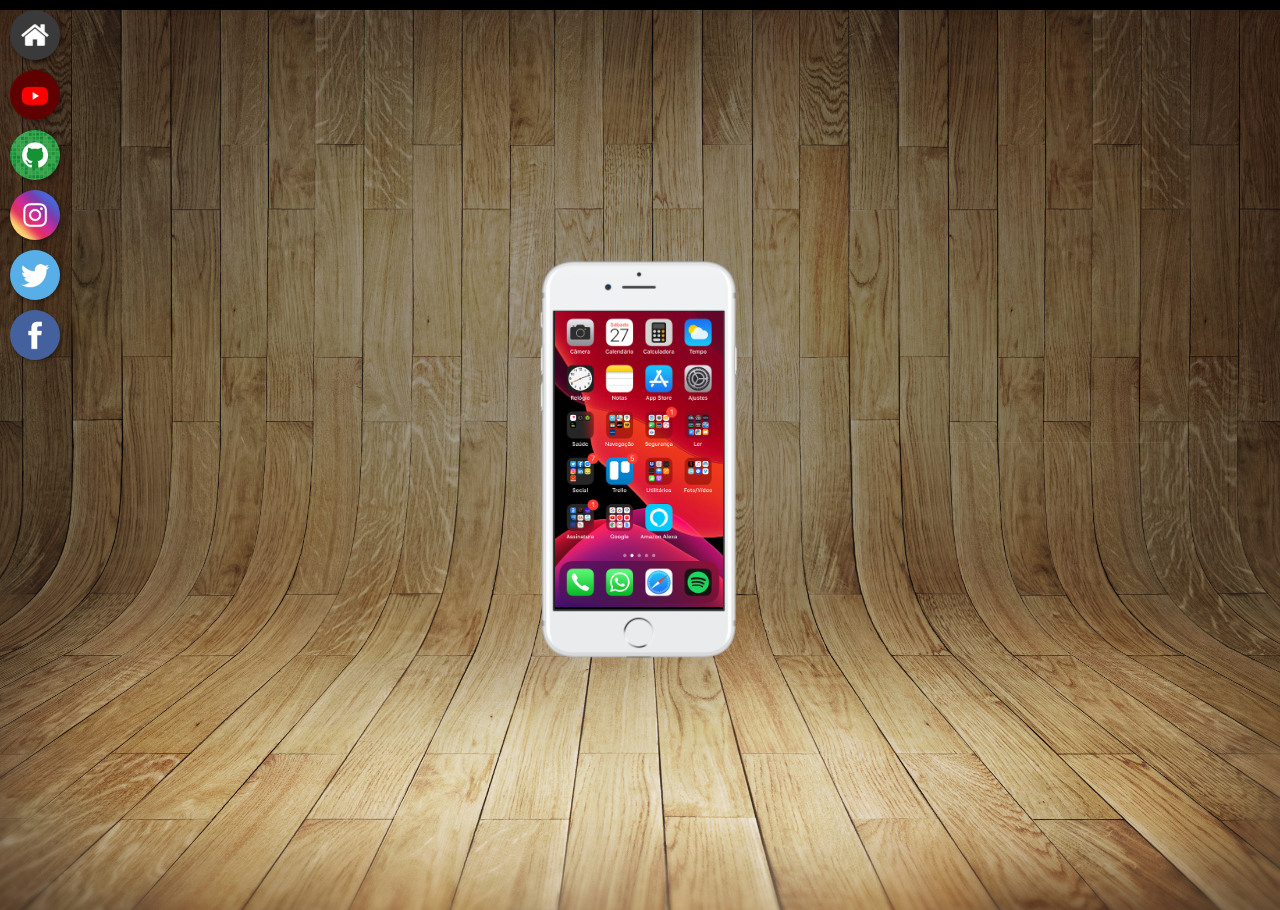
<file: index.html>
<!DOCTYPE html>
<html lang="pt-br">
<head>
    <meta charset="UTF-8">
    <meta name="viewport" content="width=device-width, initial-scale=1.0">
    <link rel="shortcut icon" href="favicon-1.ico" type="image/x-icon">
    <link rel="stylesheet" href="css/style.css">
    <title>Projeto Redes Sociais</title>
</head>
<body>
    <main>
        <section id="telefone">
            <iframe src="home.html" name="tela" id="tela"frameborder="0">
                Seu navegador não é compatível com isso.
            </iframe>
        </section>
        <section id="redes-sociais">
        <a href="home.html"target="tela"><img class="image" src="imagens/logo-home.jpg" alt=""></a>
        <a href="youtube.html"target="tela"><img class="image" src="imagens/logo-youtube.jpg" alt=""></a>
        <a href="github.html"target="tela"><img class="image" src="imagens/logo-github.jpg" alt=""></a>
        <a href="intagram.html"target="tela"><img class="image" src="imagens/logo-instagram.jpg" alt=""></a>
        <a href="twitter.html"target="tela"><img class="image" src="imagens/logo-twitter.jpg" alt=""></a>
        <a href="facebook.html"target="tela"><img class="image" src="imagens/logo-facebook.jpg" alt="">
        </a>
        </section>
    </main>
</body>
</html>
</file>
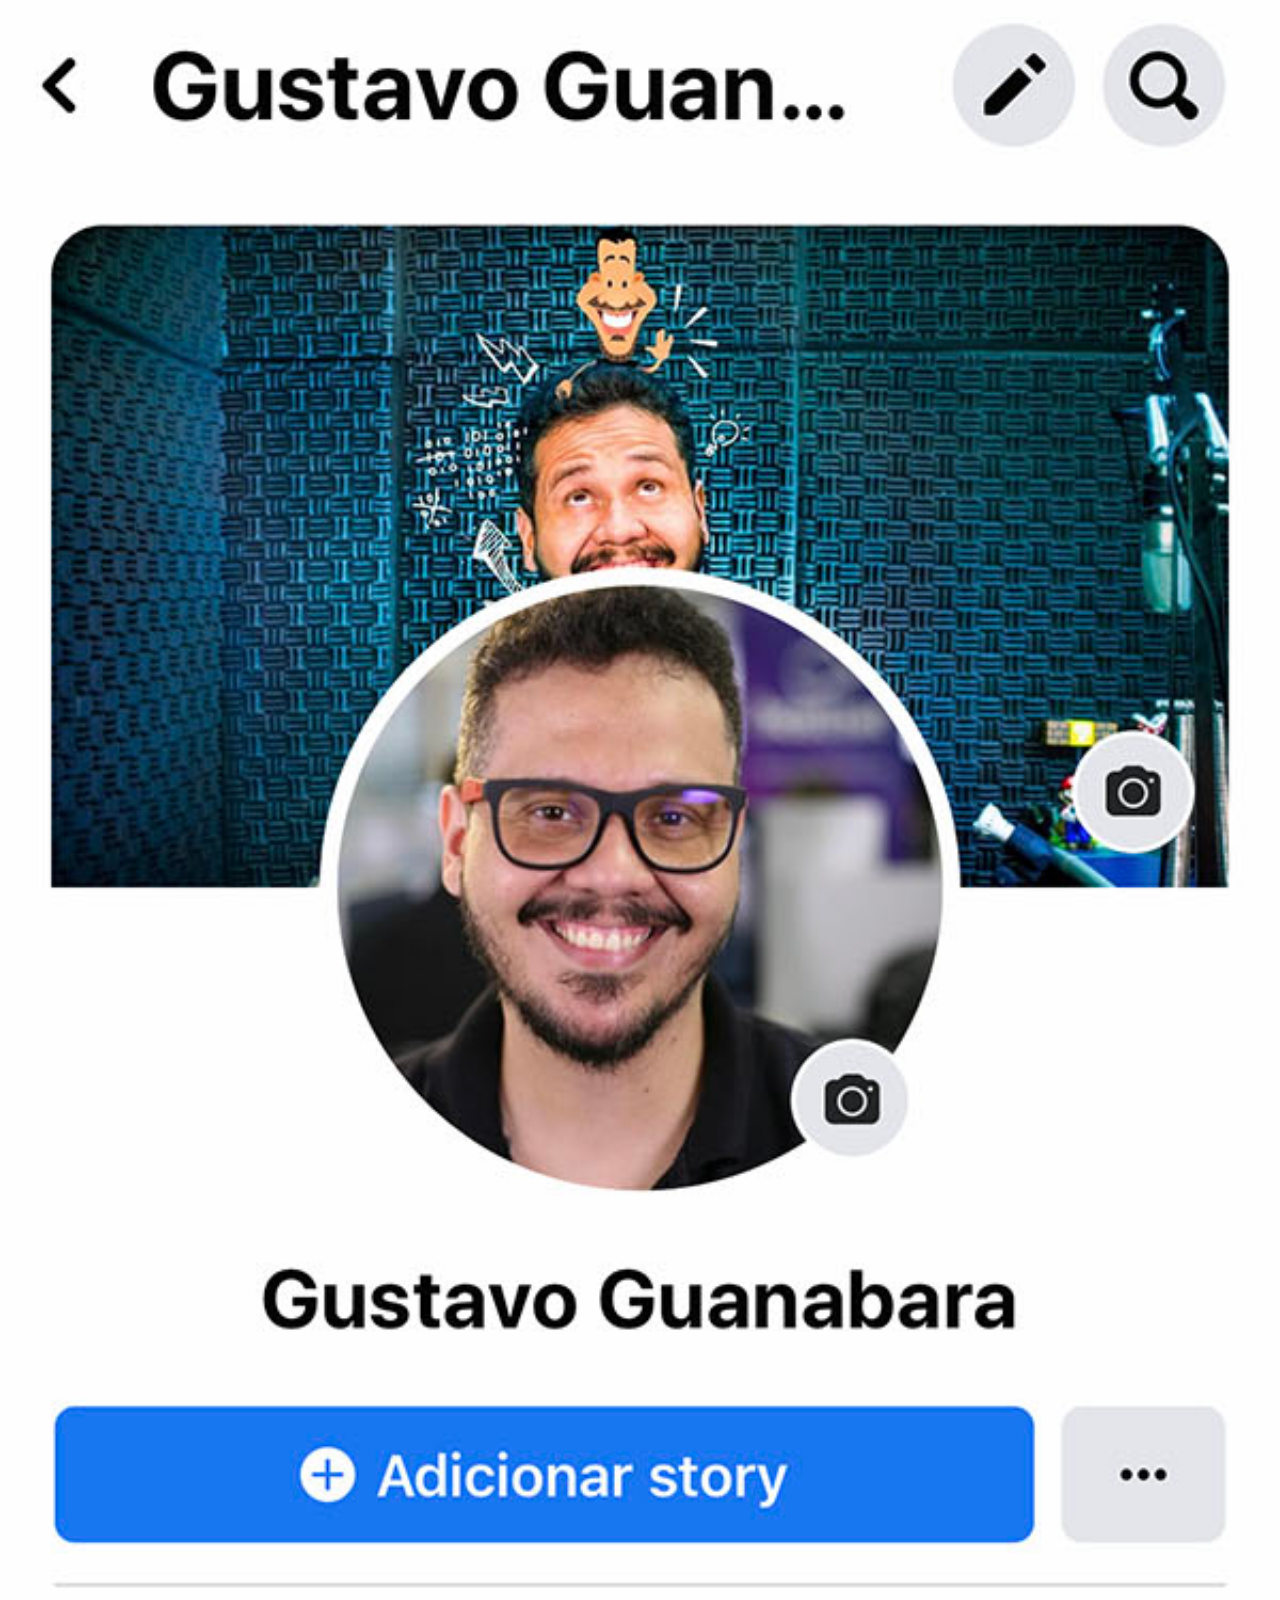
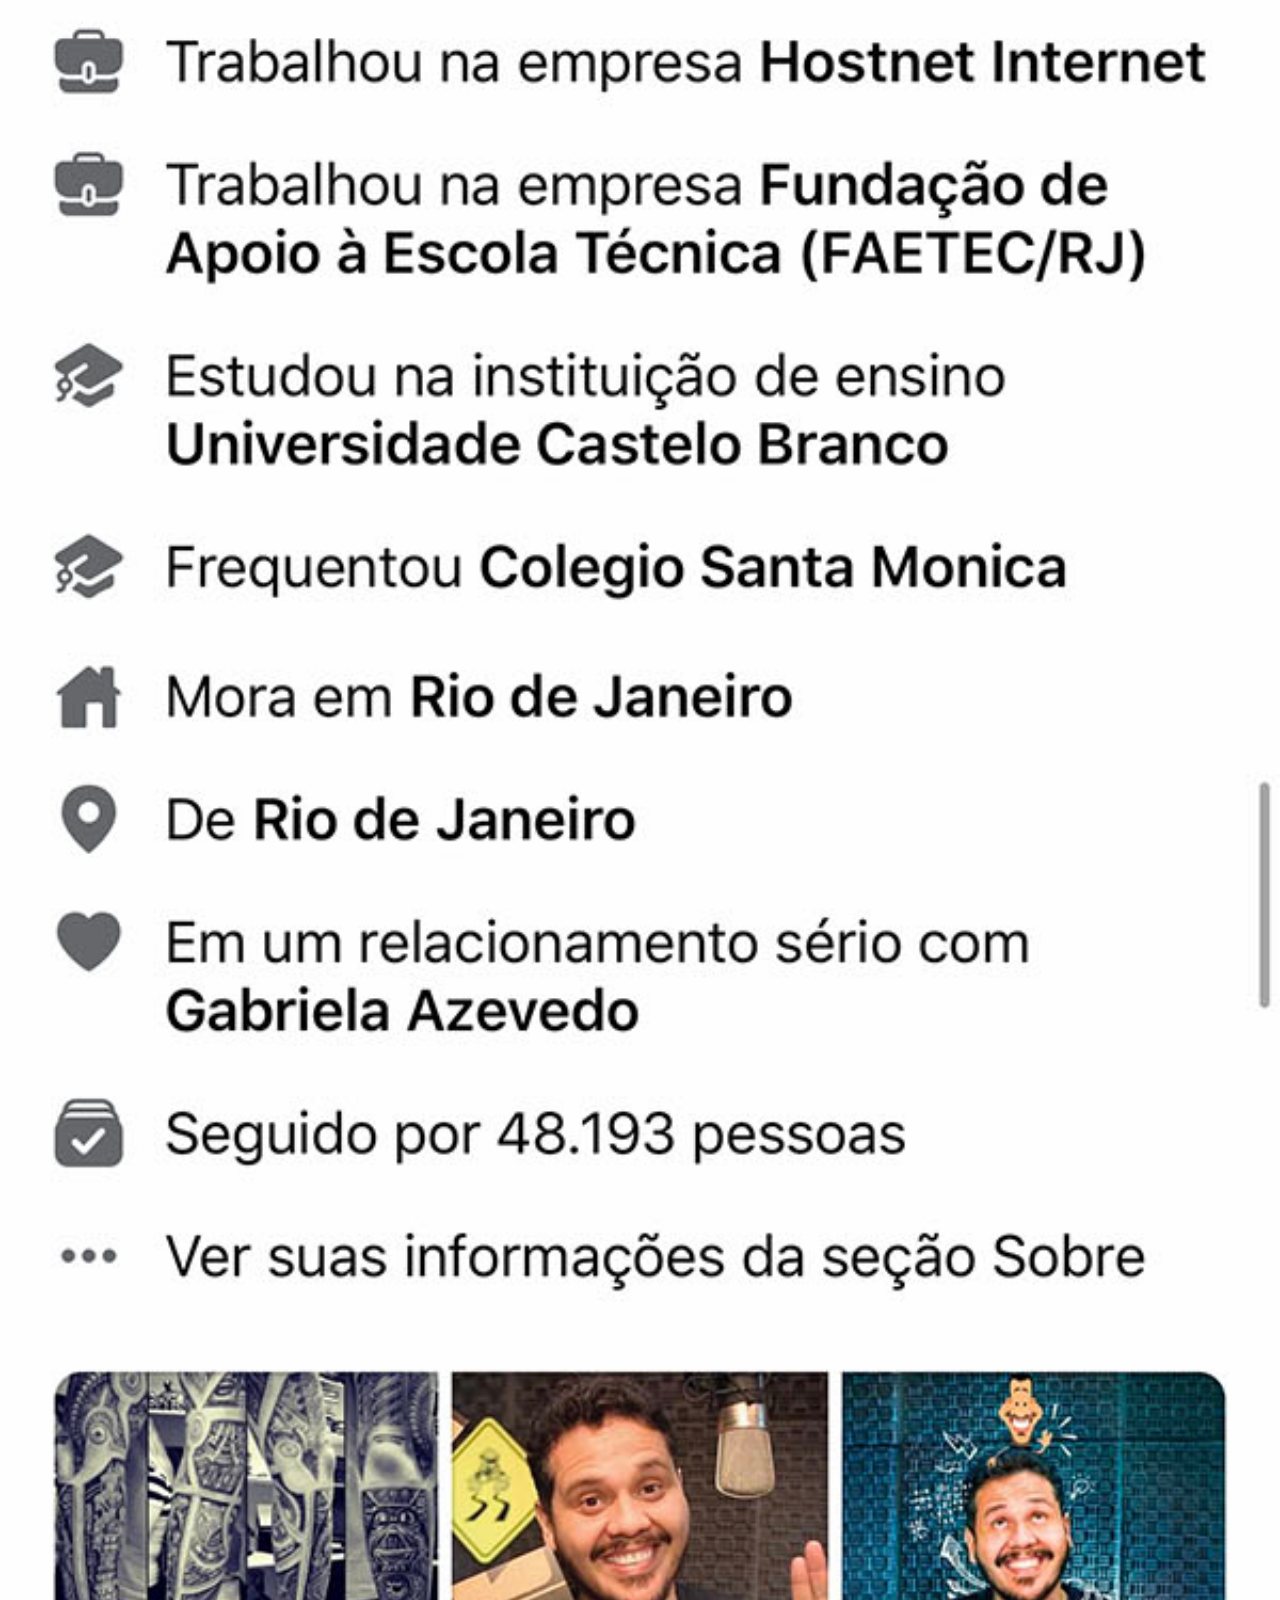
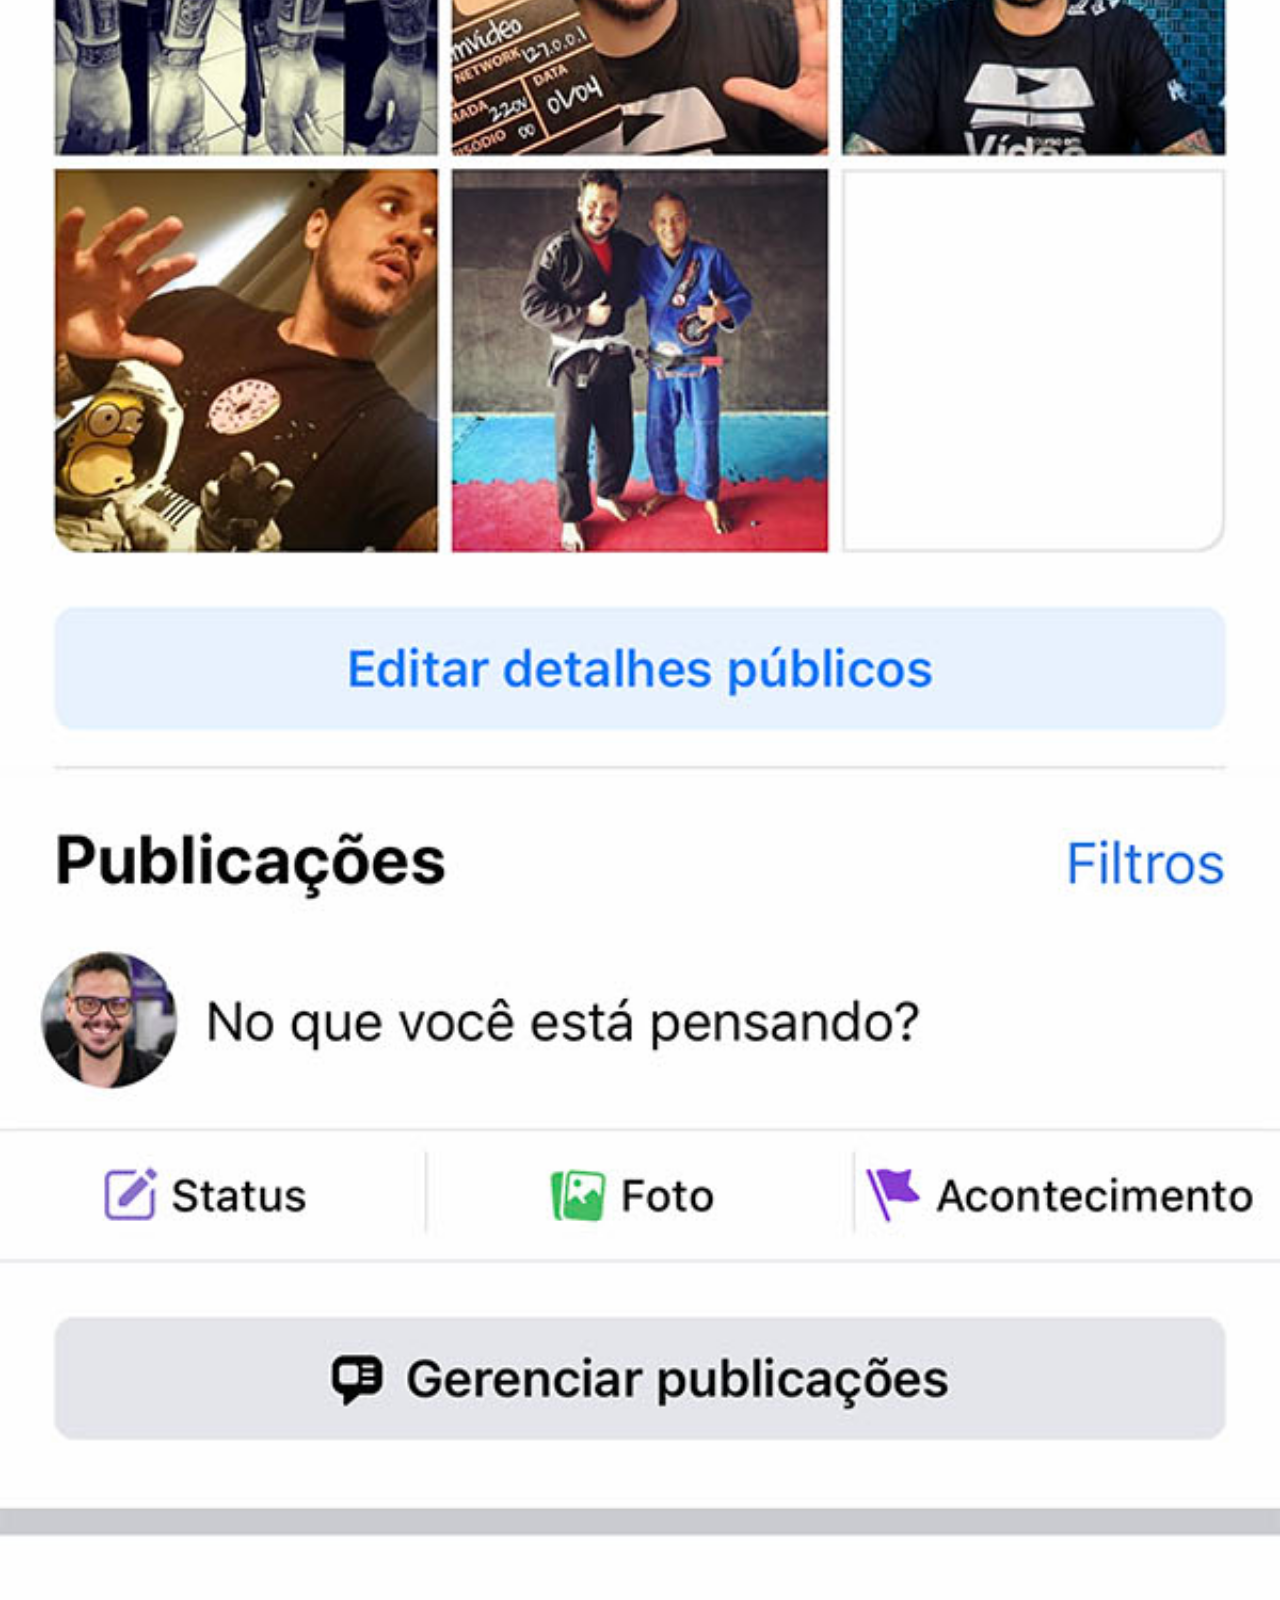
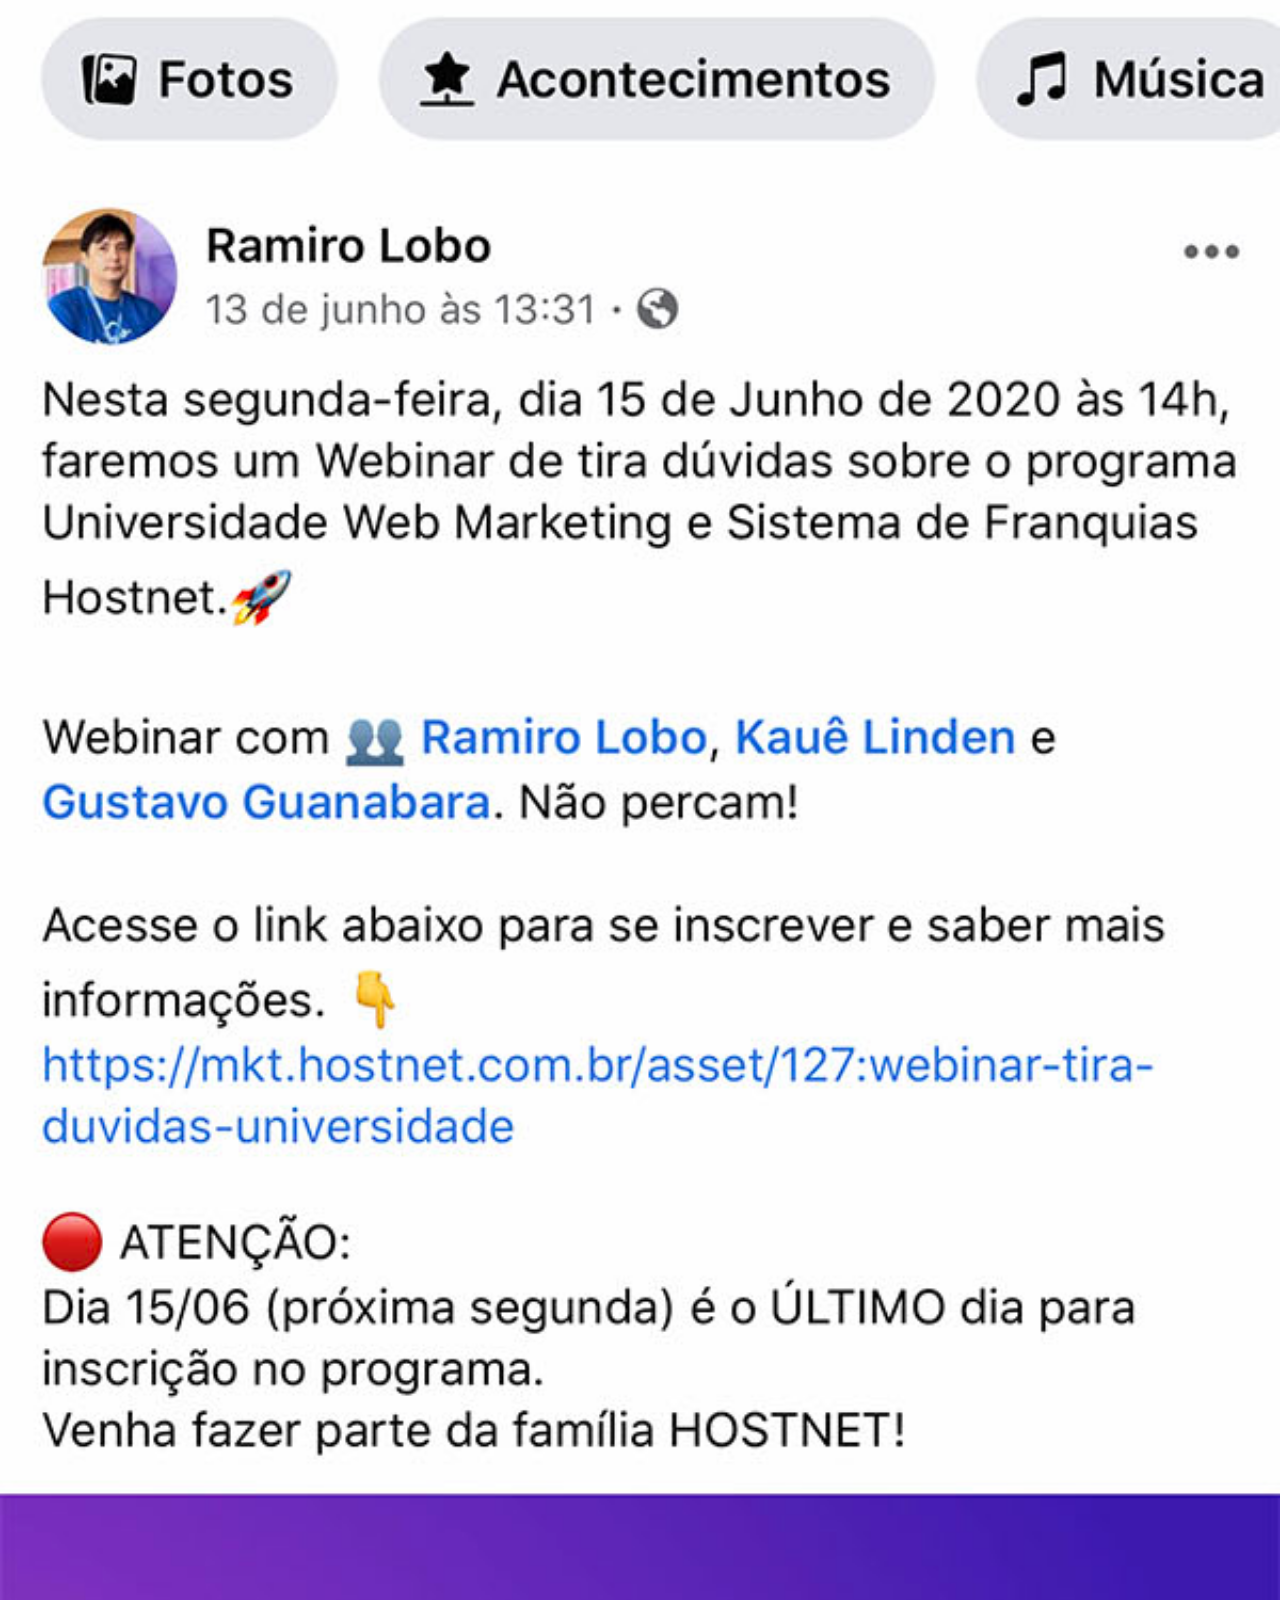
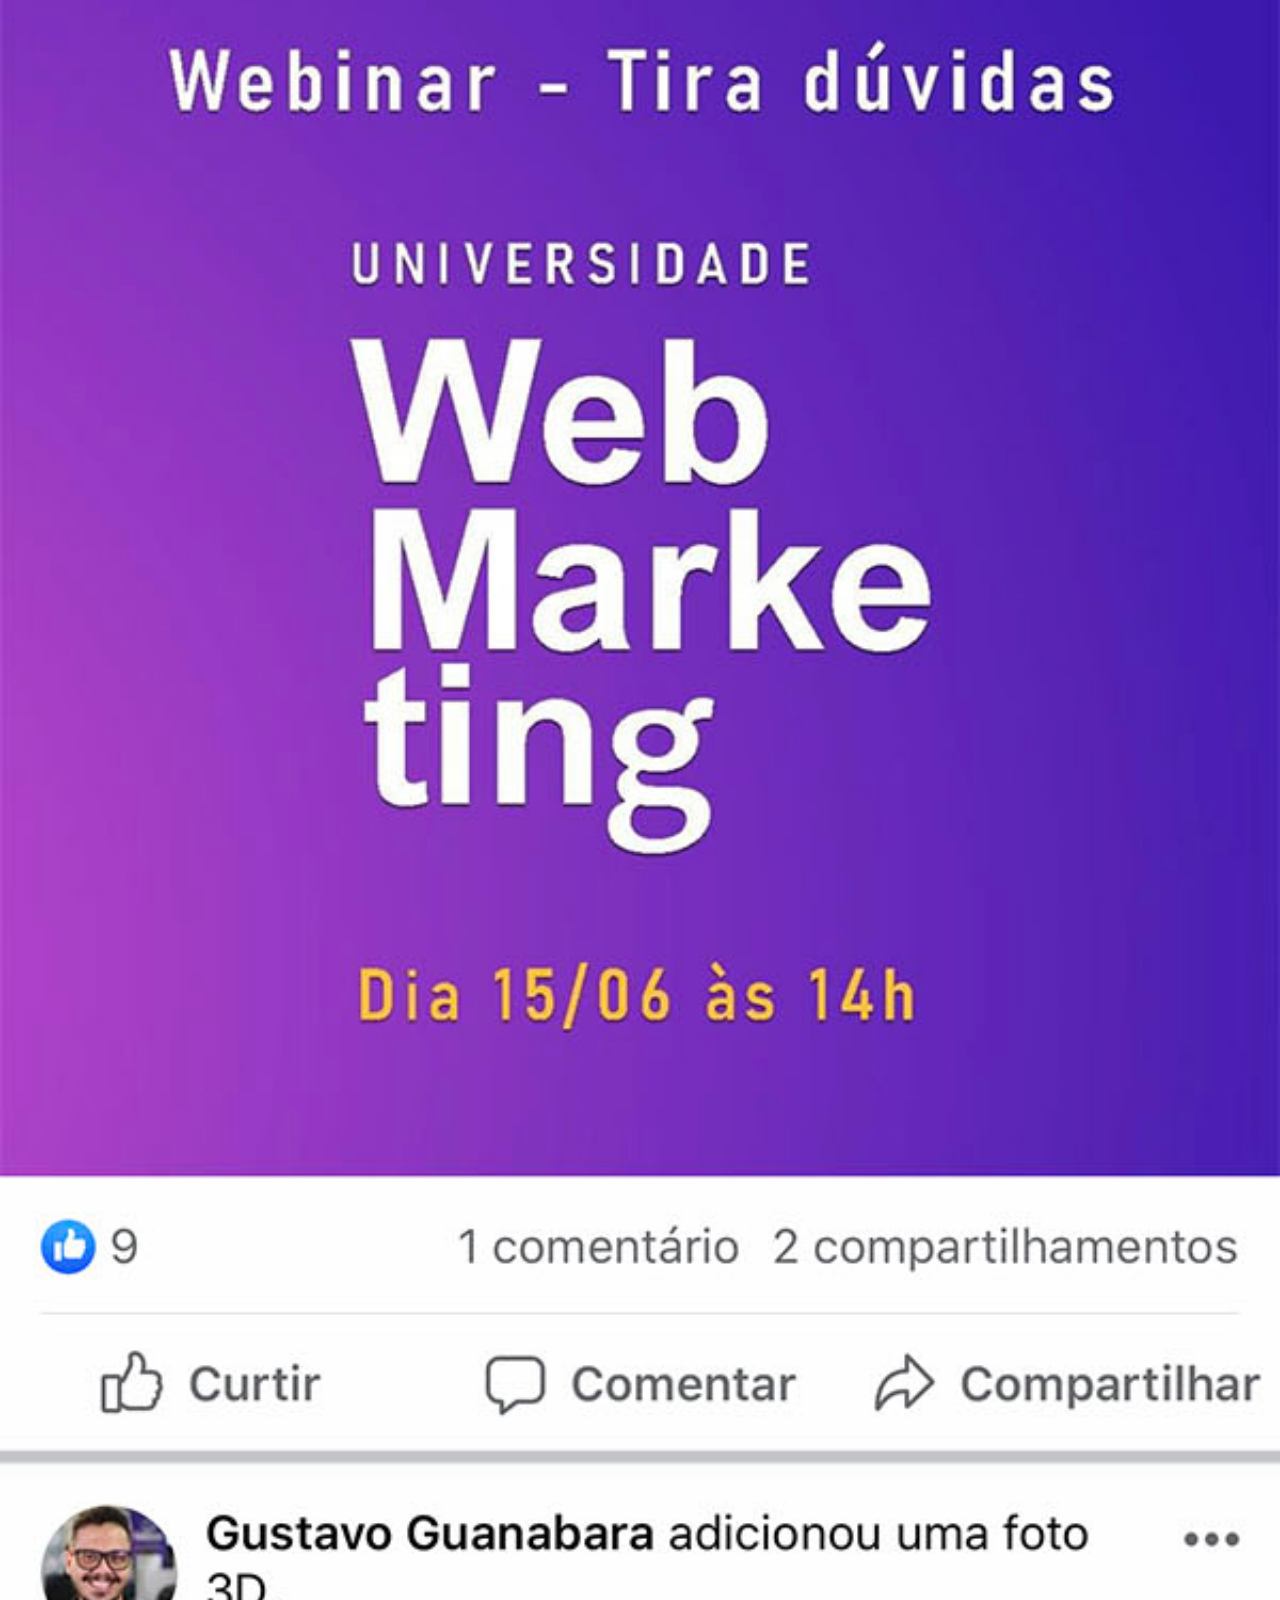
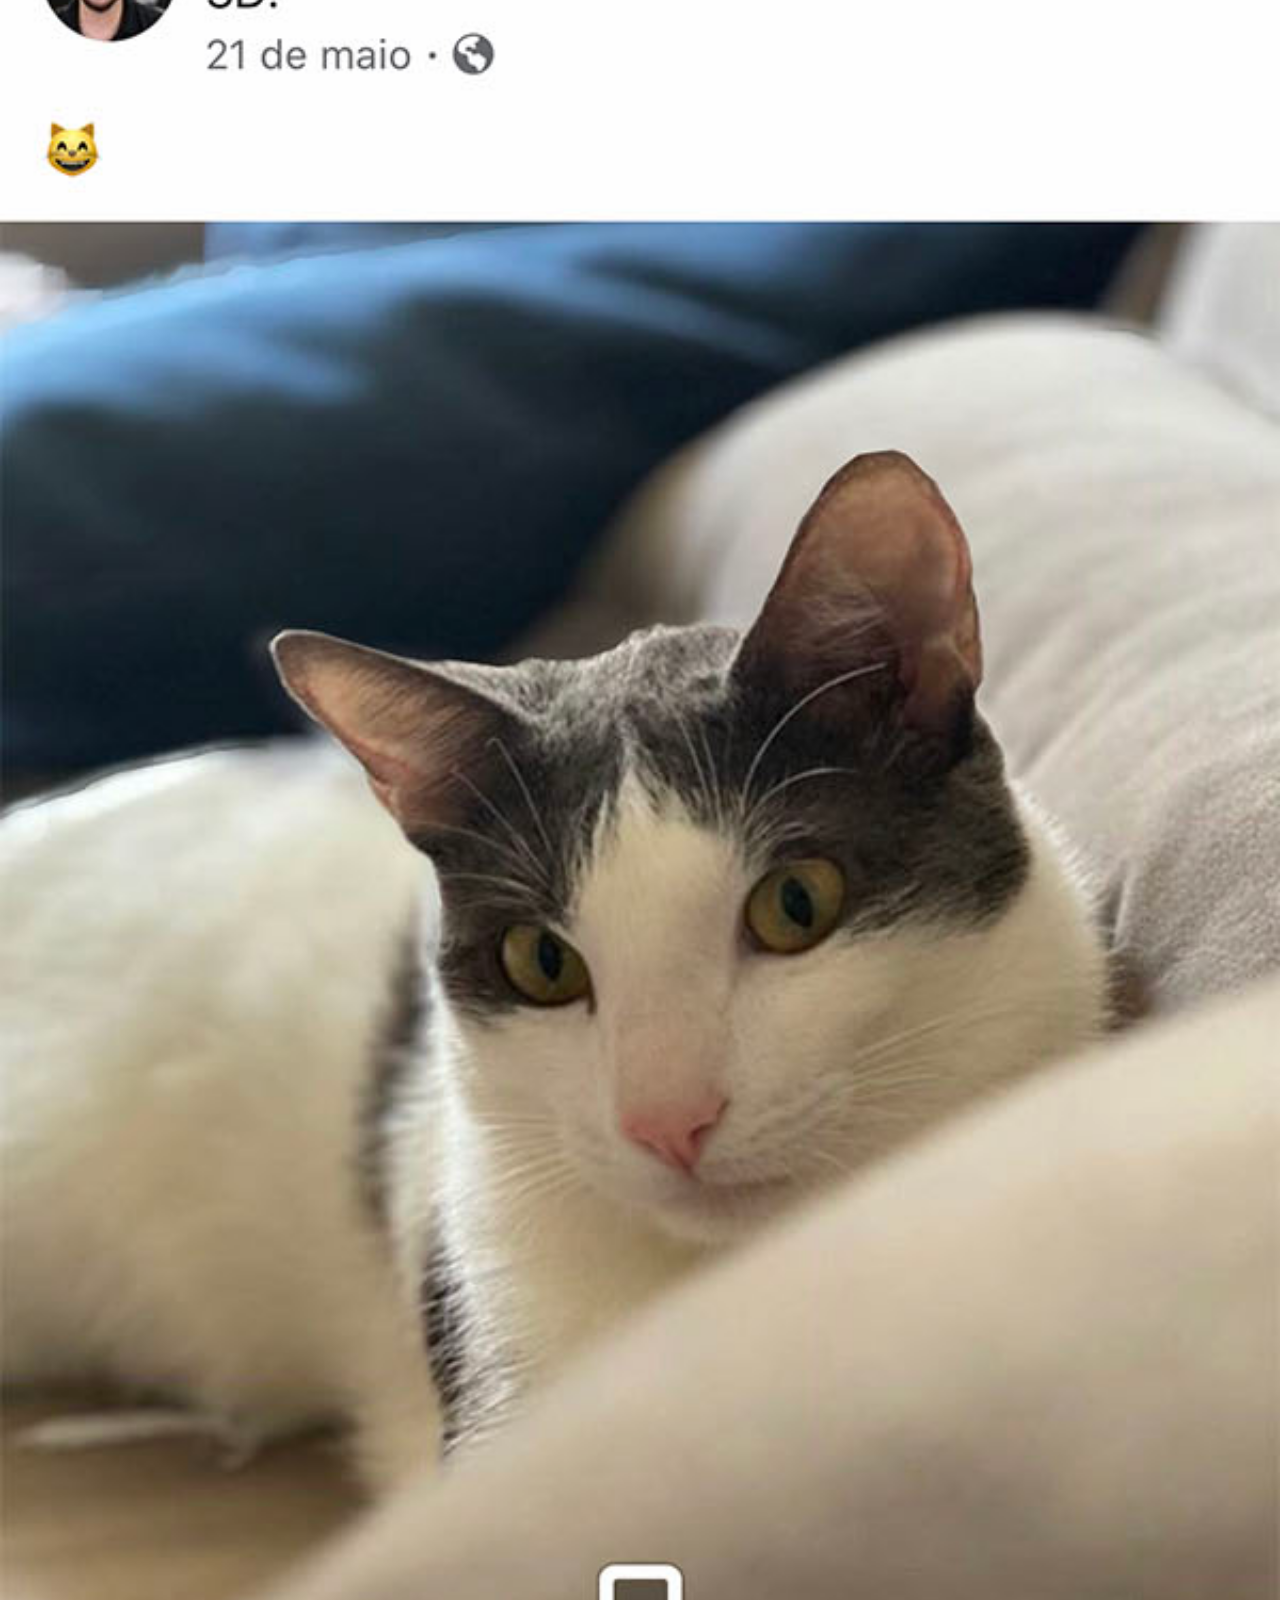
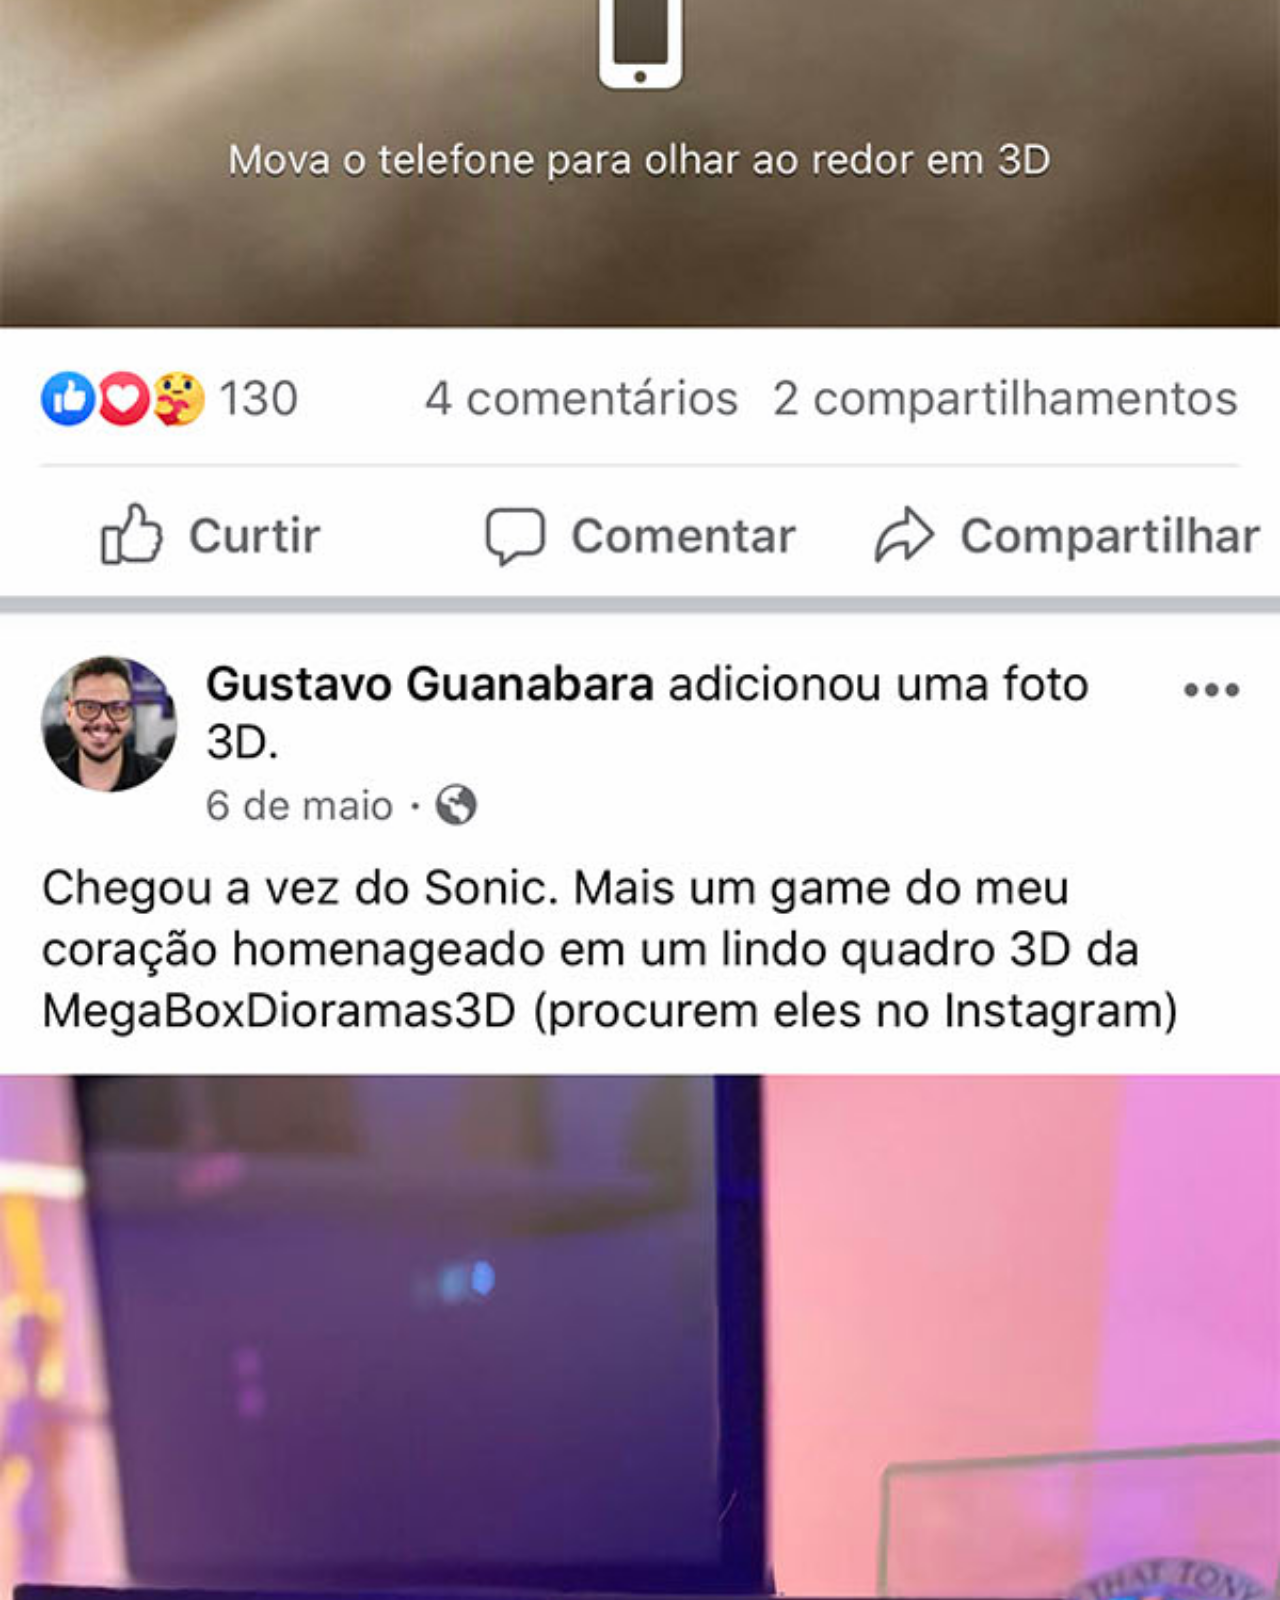
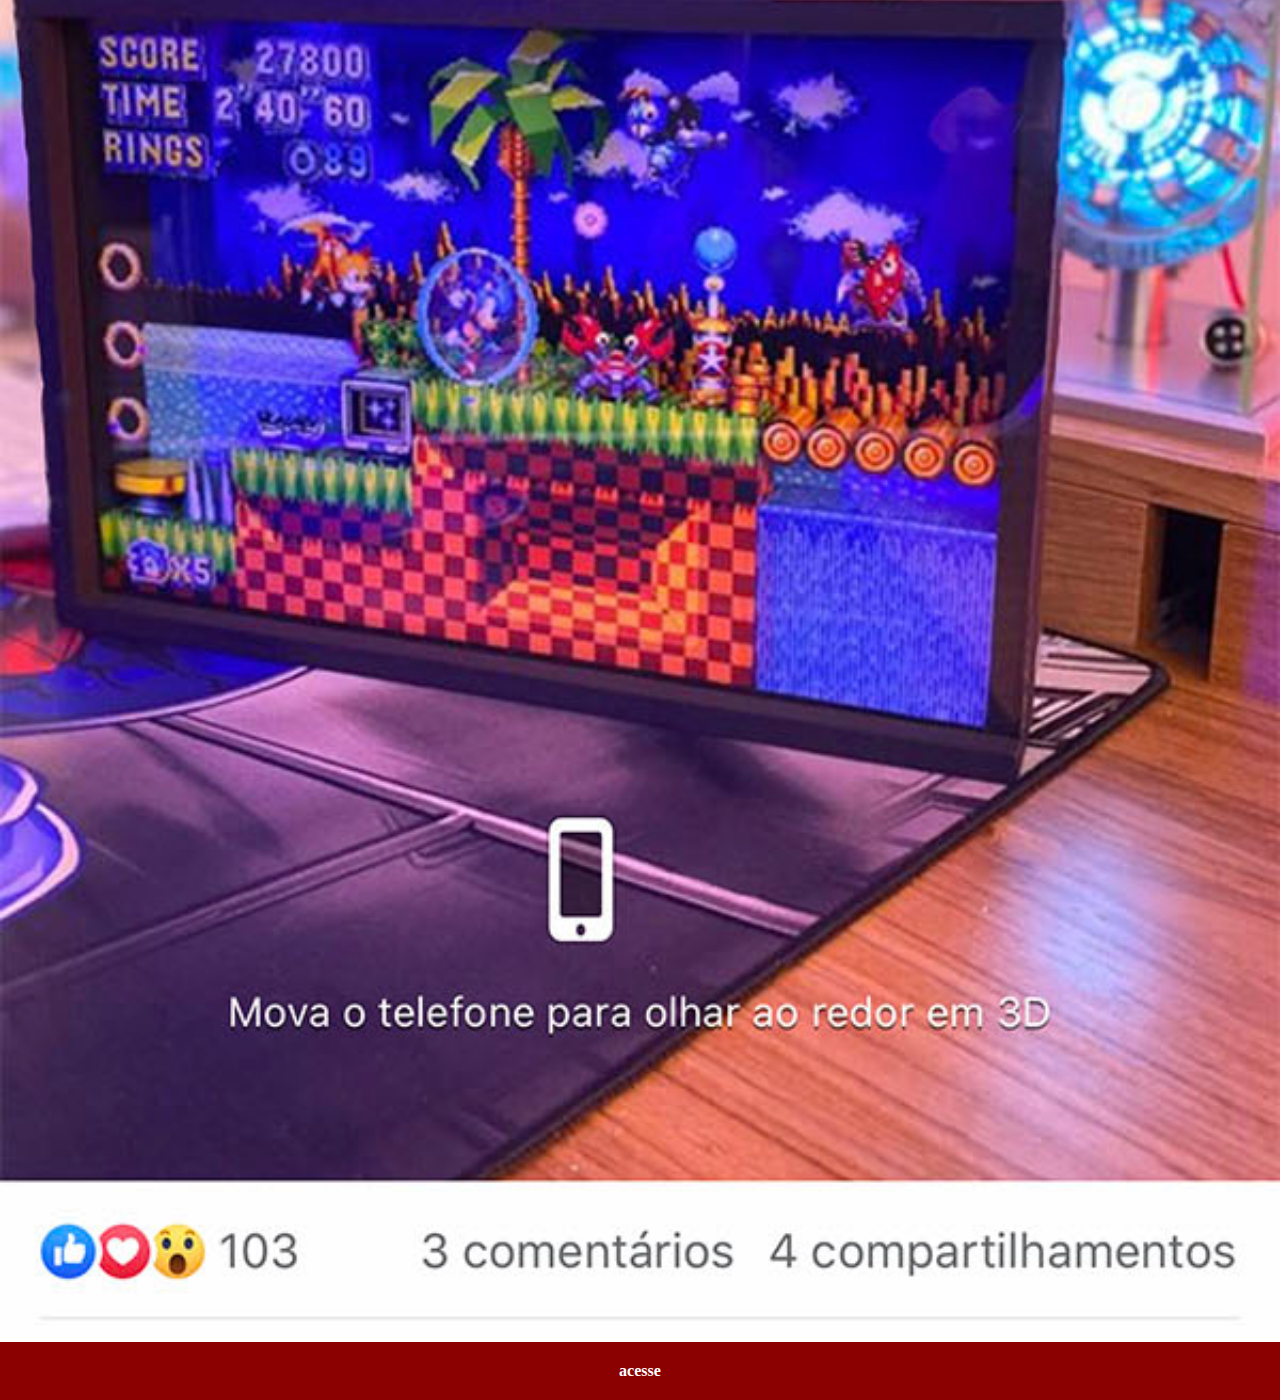
<file: facebook.html>
<!DOCTYPE html>
<html lang="pt-br">
<head>
    <meta charset="UTF-8">
    <meta name="viewport" content="width=device-width, initial-scale=1.0">
    <title>facebook</title>
    <link rel="stylesheet" href="css/social.css">
</head>
<body>
    <img src="imagens/tela-facebook.jpg" alt="facebook">
    <a href="https://www.facebook.com/gustavoguanabara/">acesse</a>
</body>
</html>
</file>
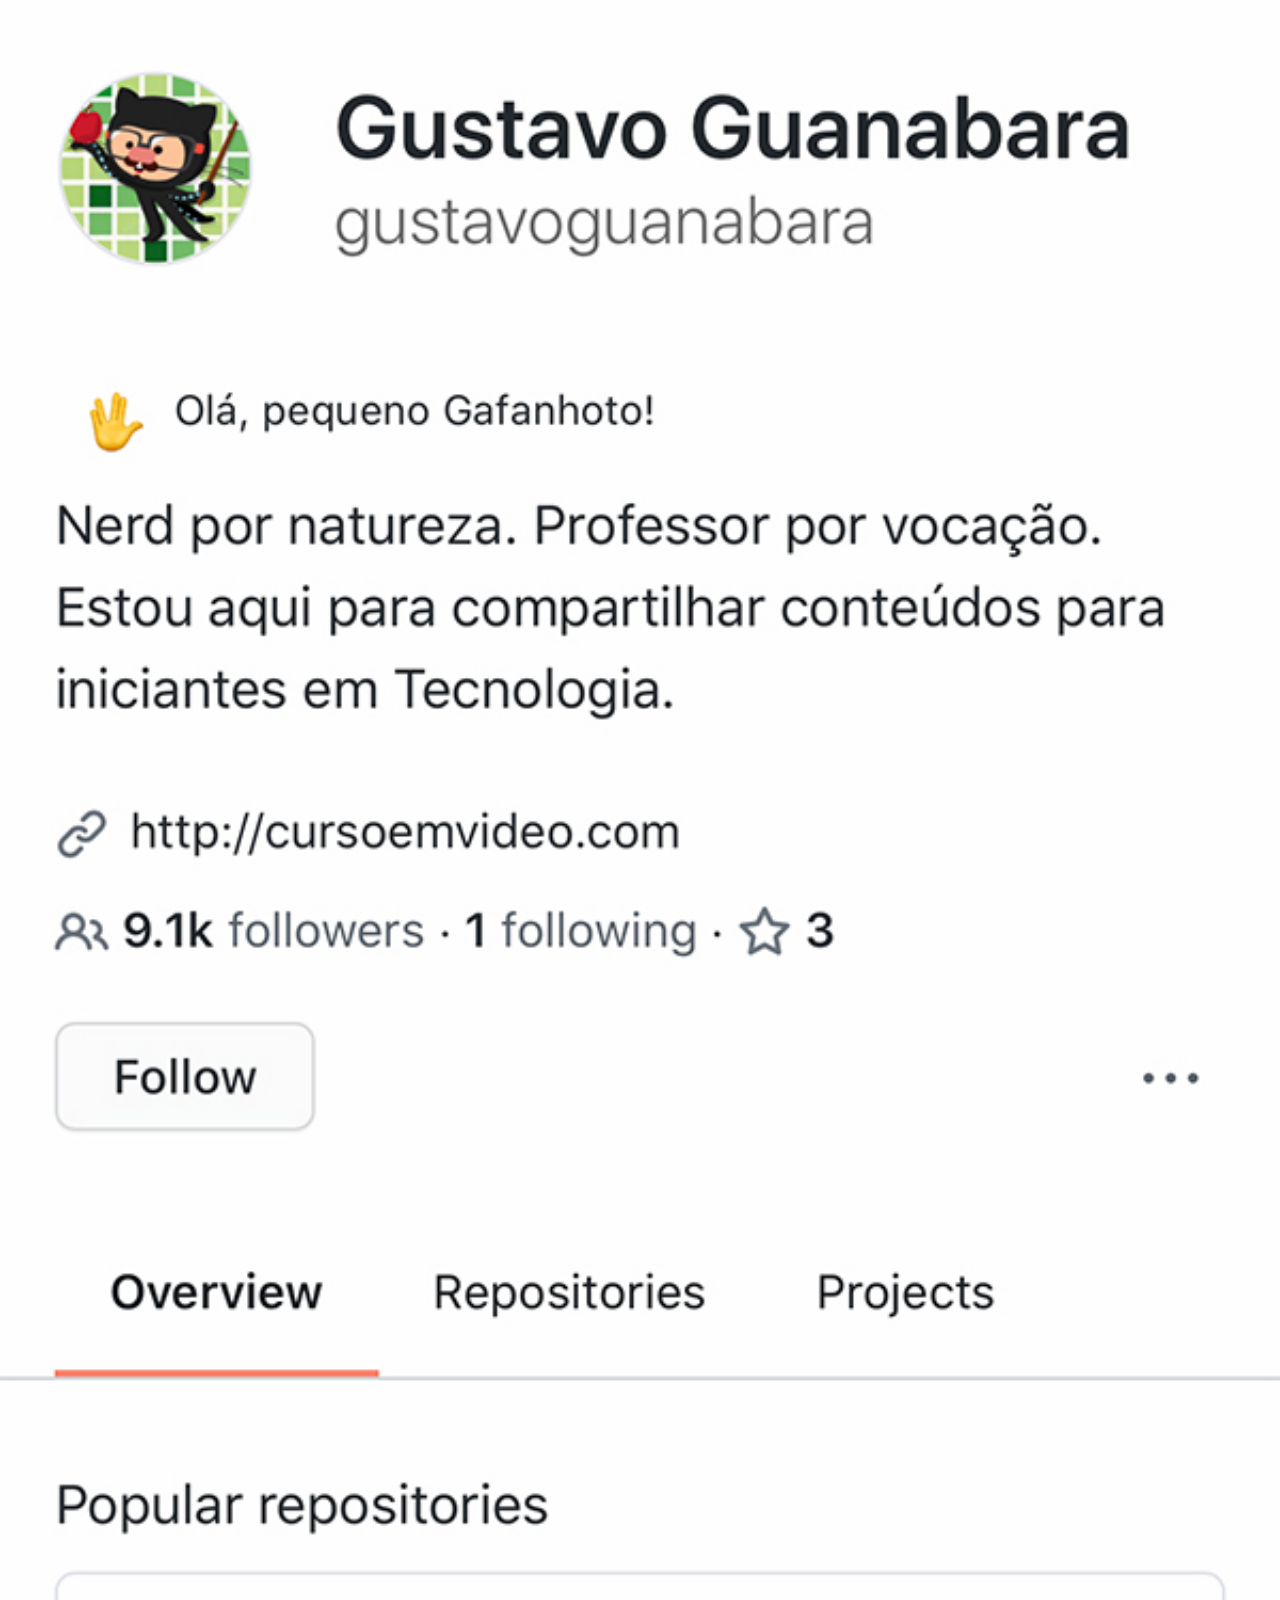
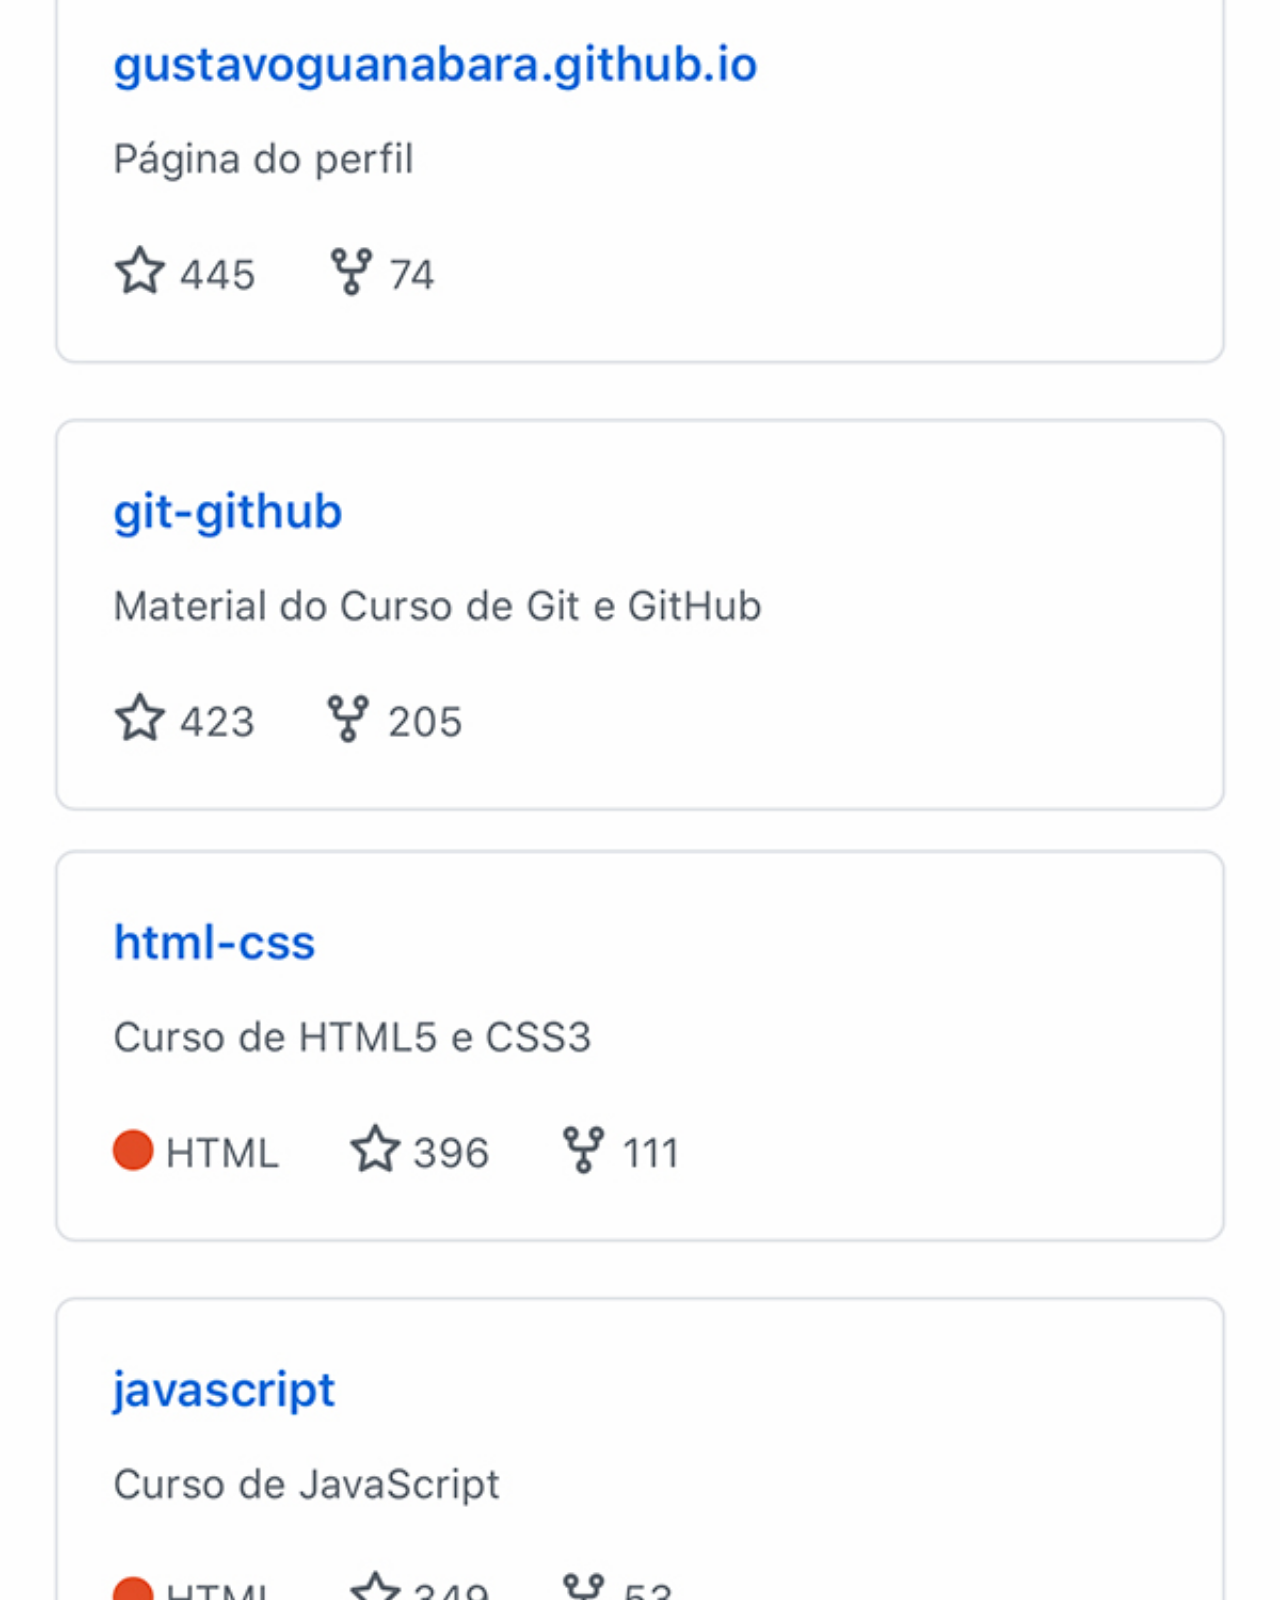
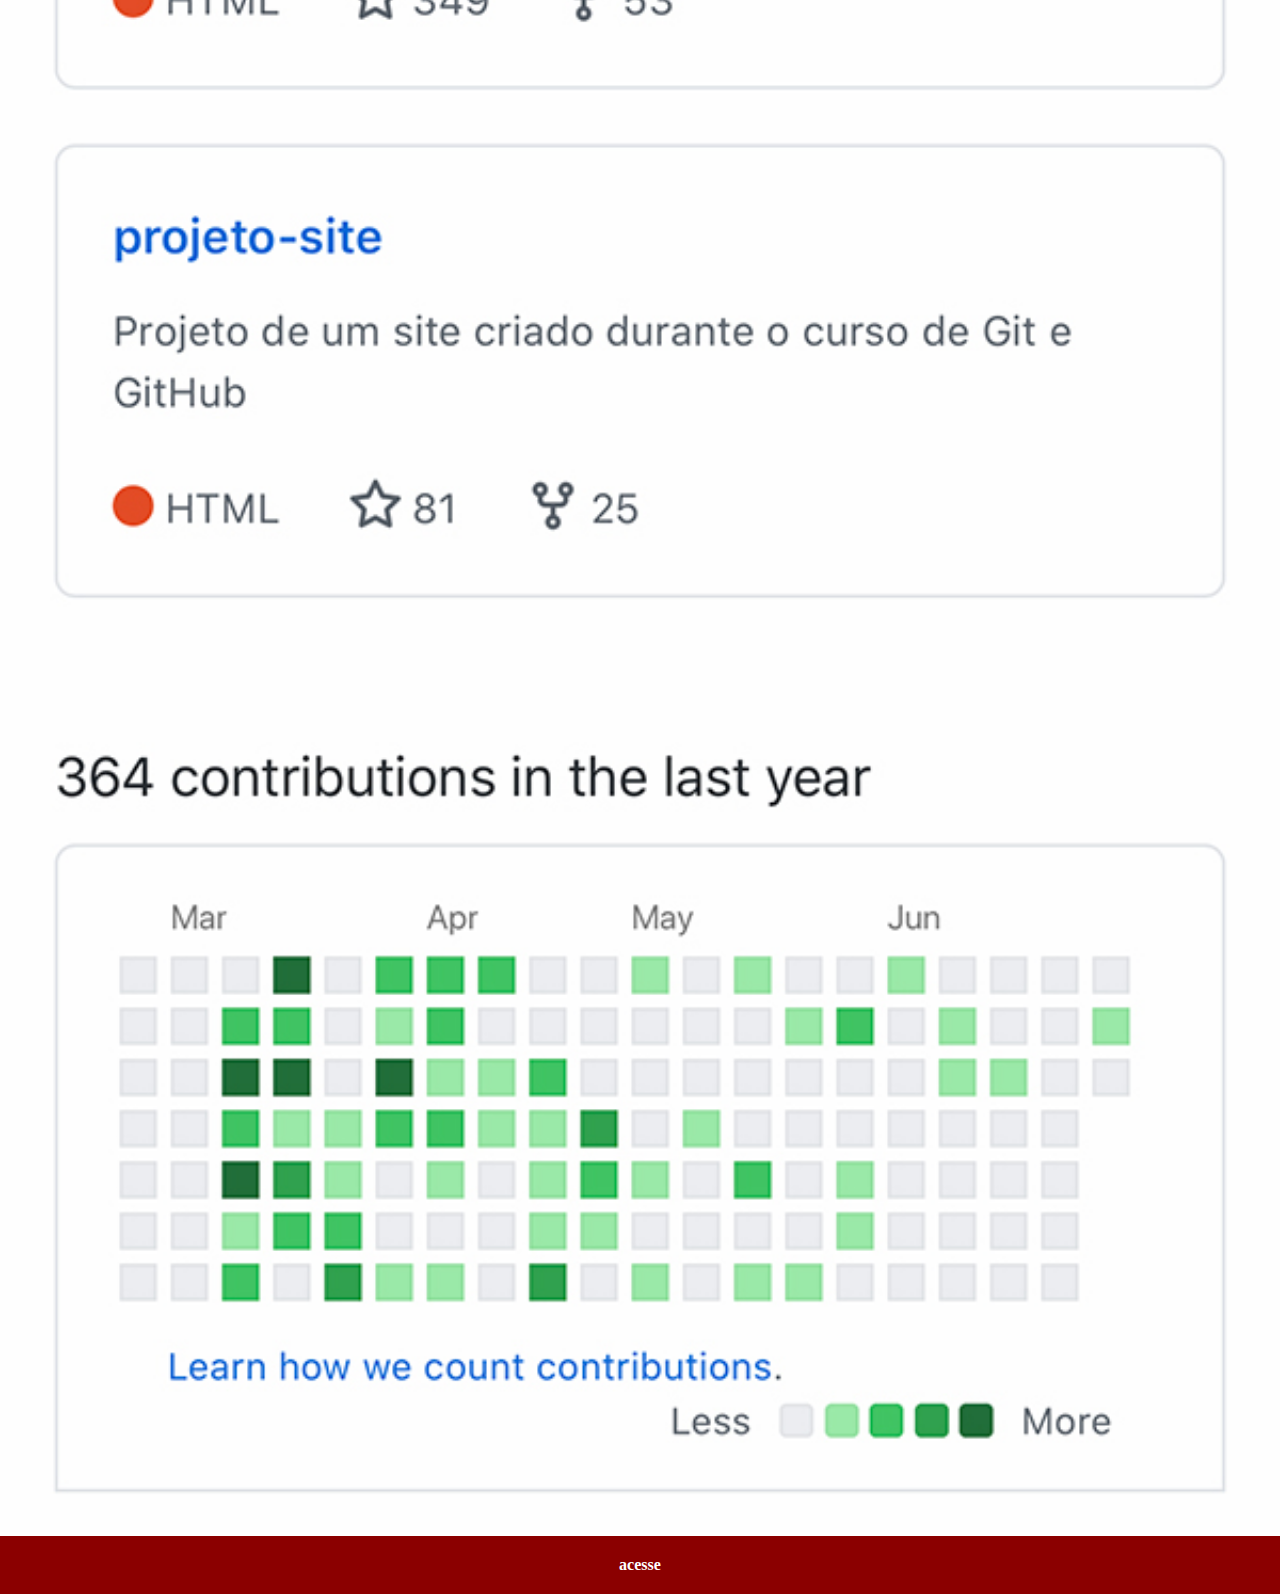
<file: github.html>
<!DOCTYPE html>
<html lang="pt-br">
<head>
    <meta charset="UTF-8">
    <meta name="viewport" content="width=device-width, initial-scale=1.0">
    <title>github</title>
    <link rel="stylesheet" href="css/social.css">
</head>
<body>
    <img src="imagens/tela-github.jpg" alt="hithub">
    <a href="https://github.com/gustavoguanabara">acesse</a>
</body>
</html>
</file>
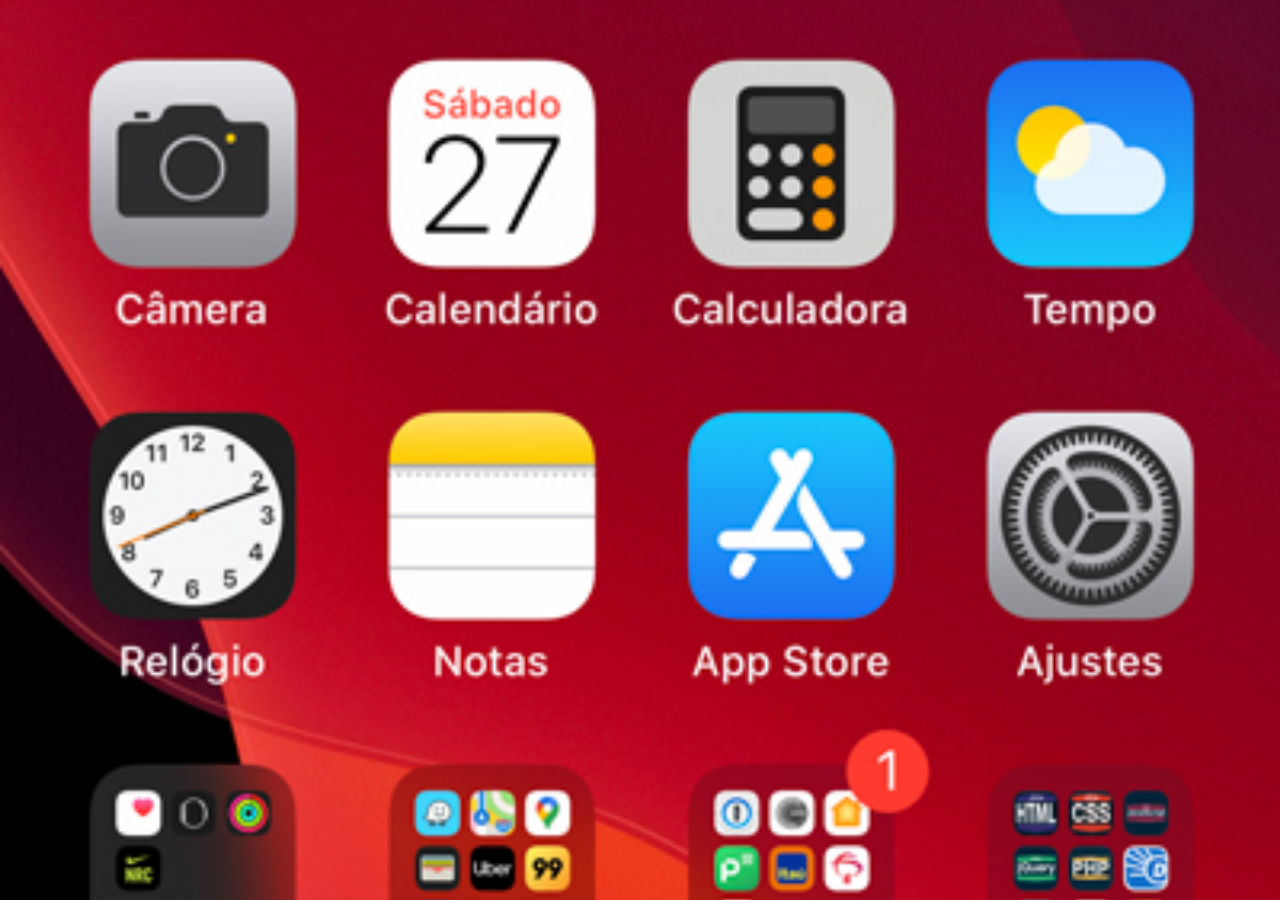
<file: home.html>
<!DOCTYPE html>
<html lang="pt-br">
<head>
    <meta charset="UTF-8">
    <meta name="viewport" content="width=device-width, initial-scale=1.0">
    <title>Document</title>
    <style>
        *{
            margin:0px;
            padding:0px;
        }
        body{
            width: 100vw;
            height: 100vh;
            background: black url('imagens/tela-home.jpg') no-repeat top center;
            background-size: cover;
        }
    </style>
</head>
<body>
    
</body>
</html>
</file>
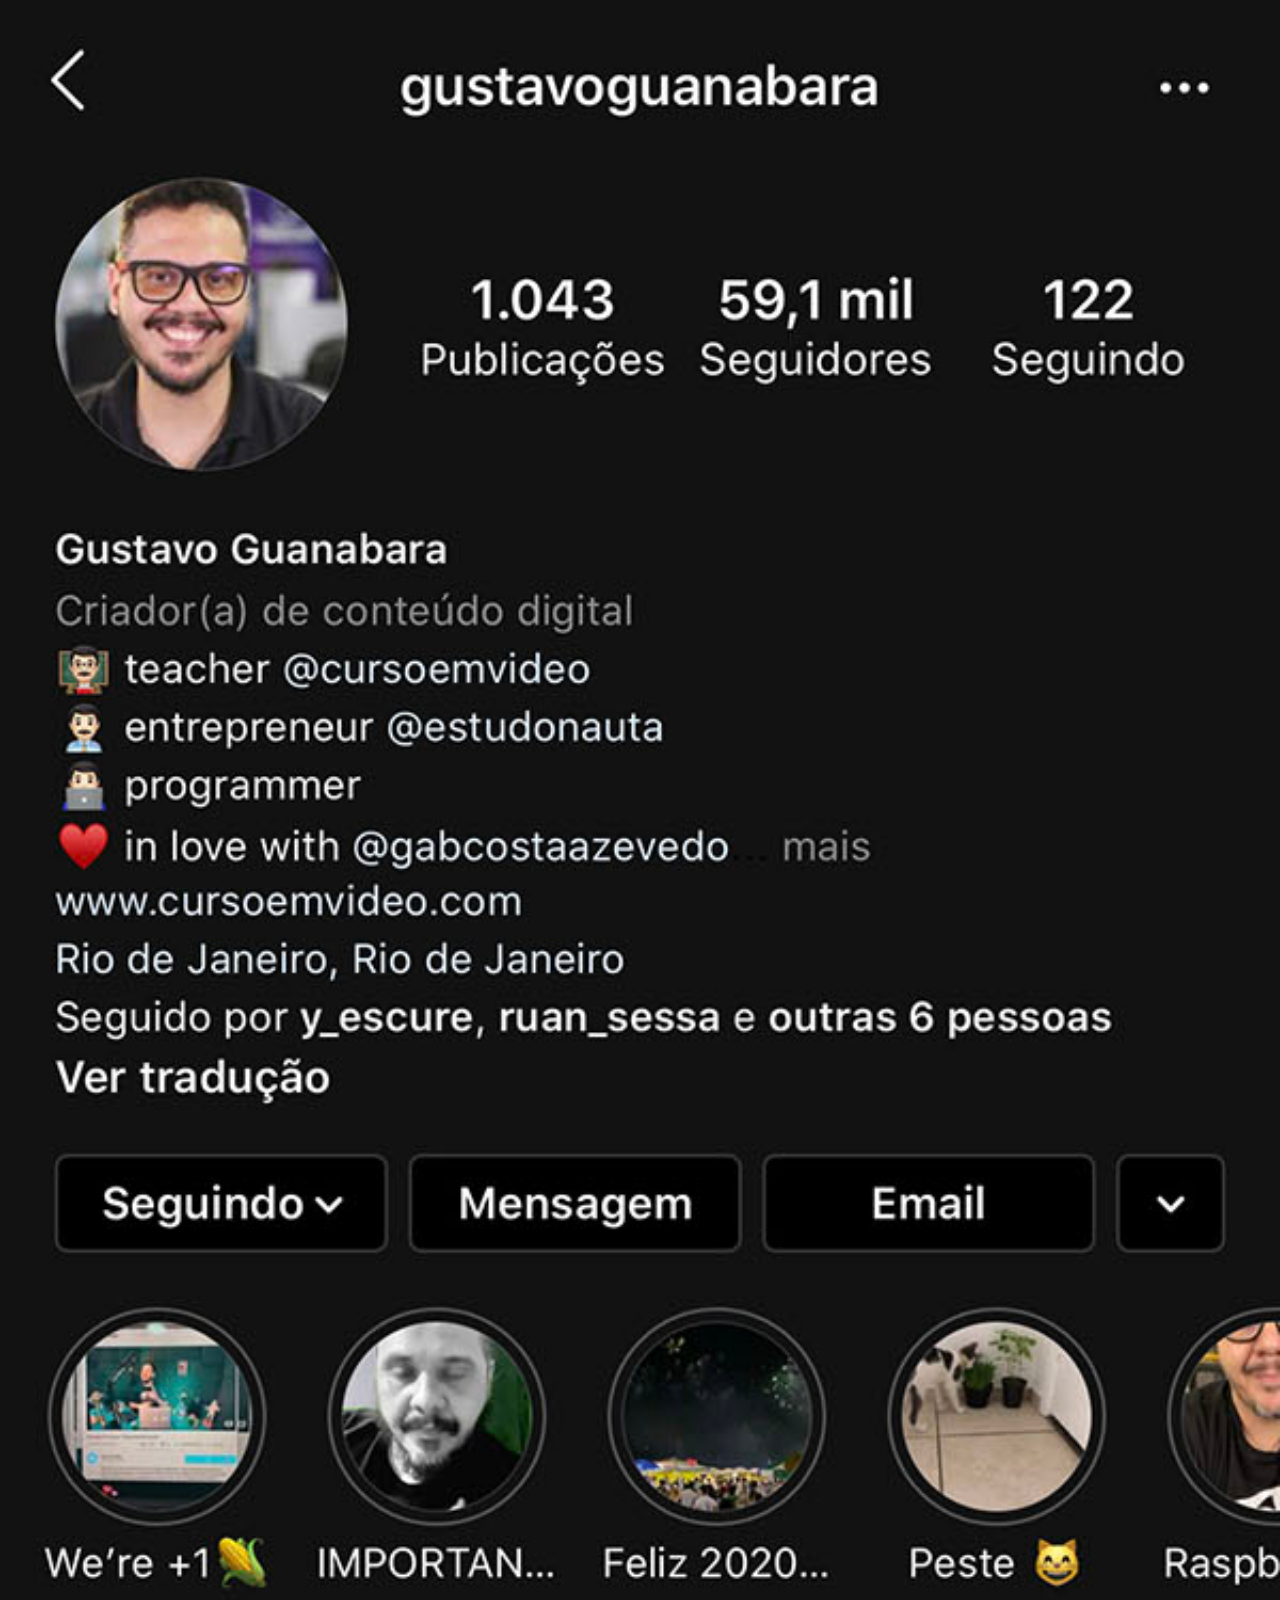
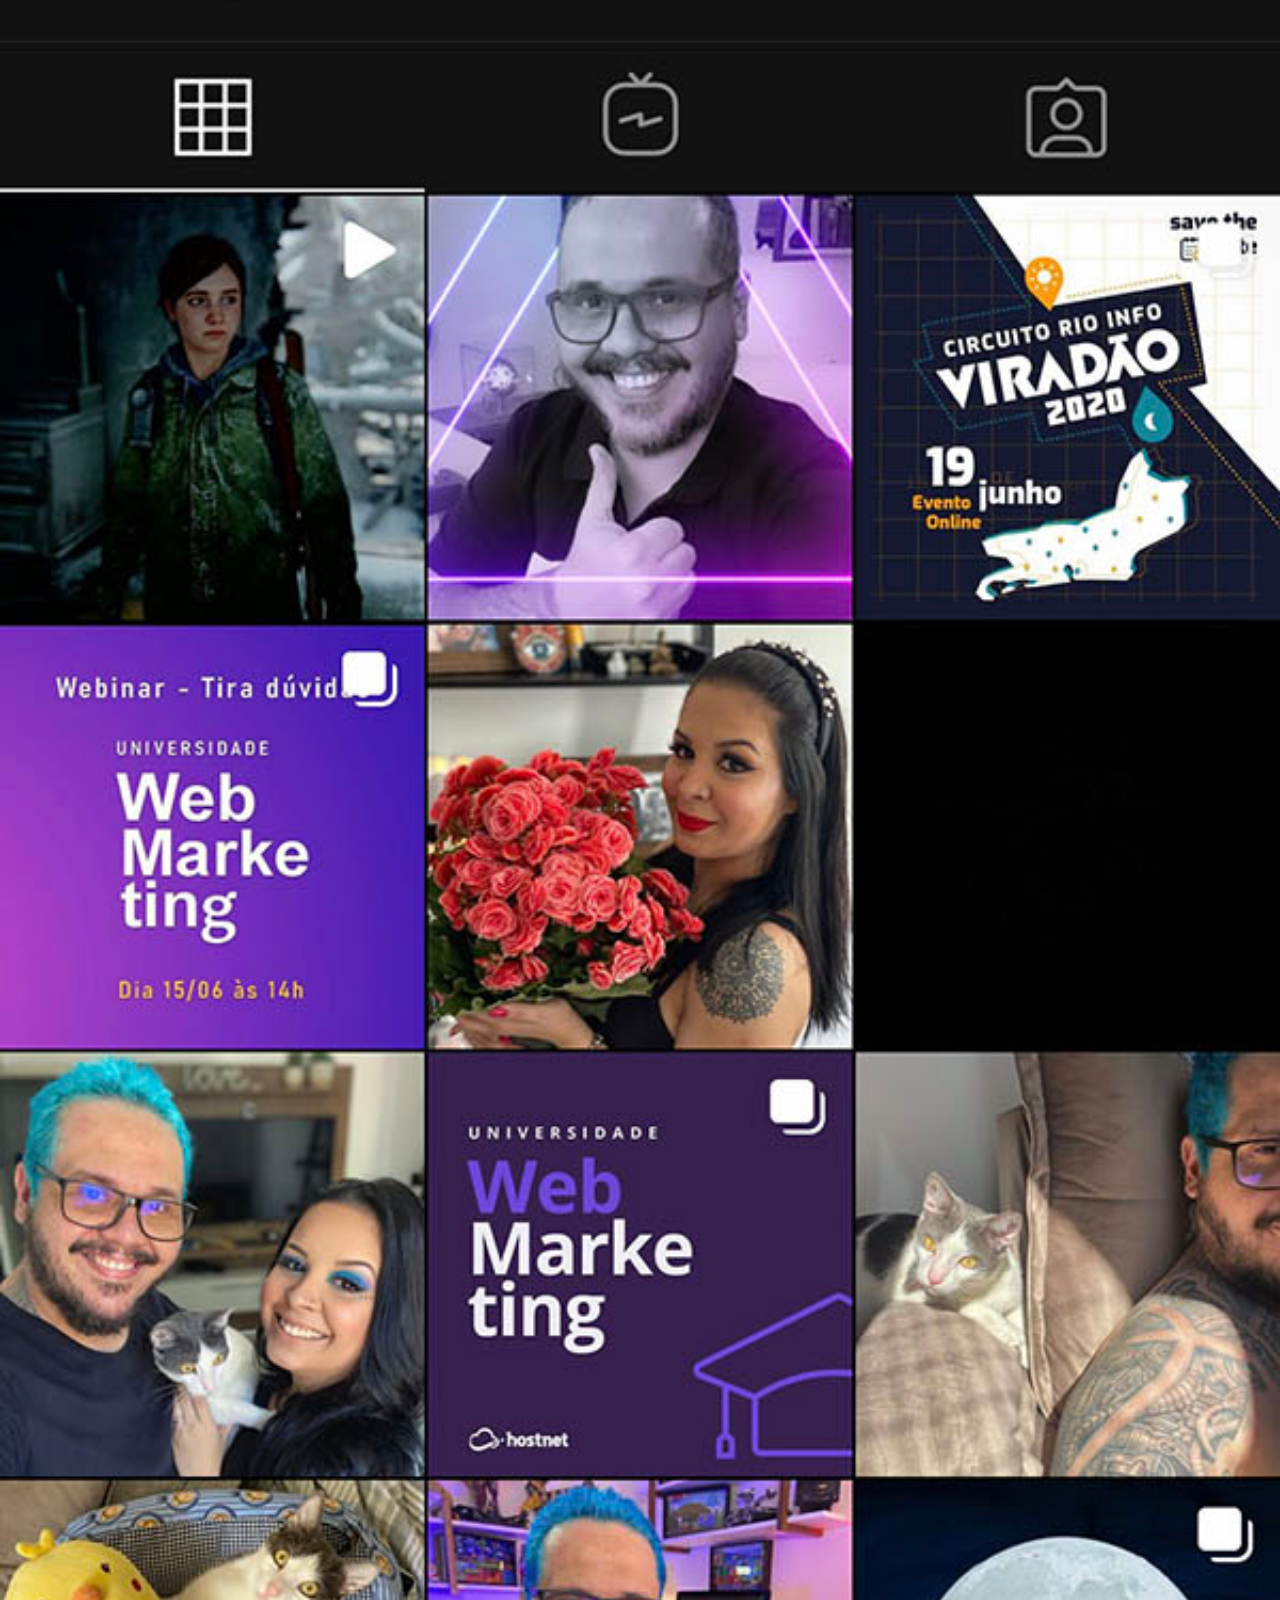
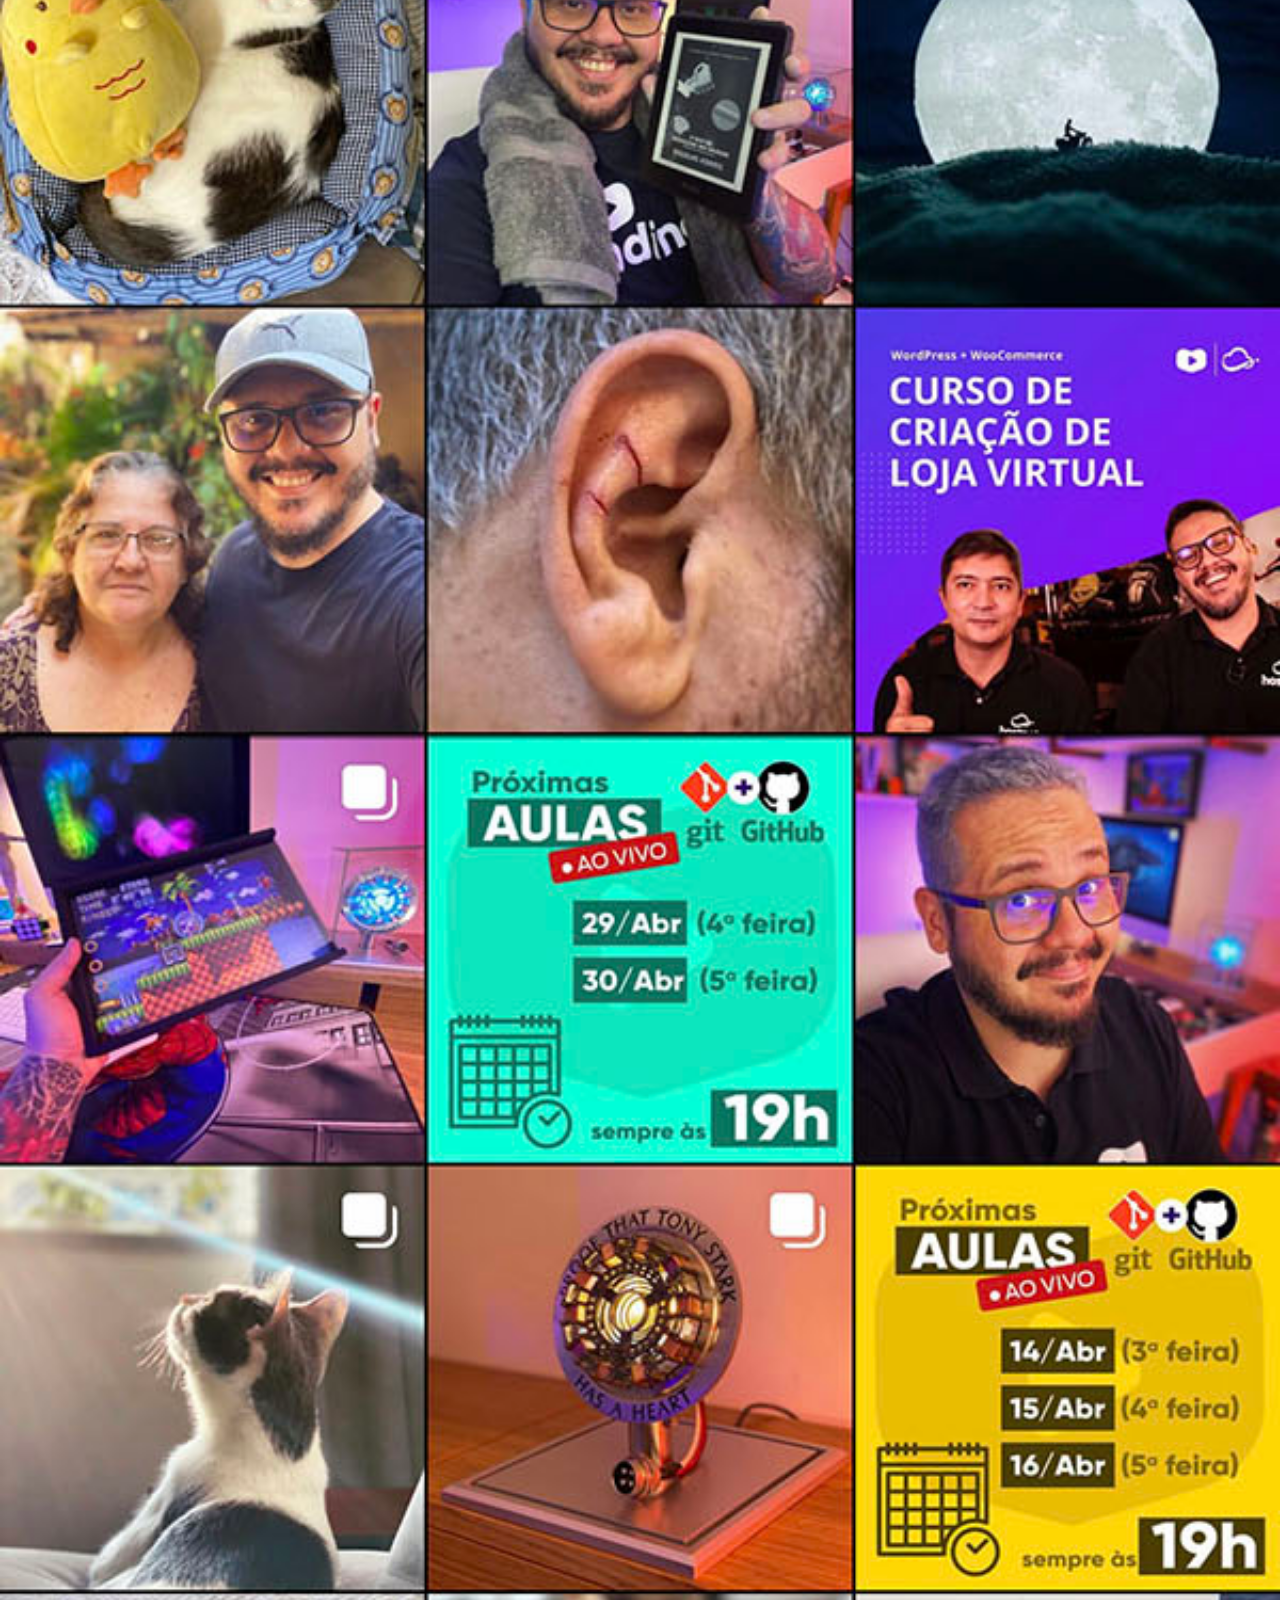
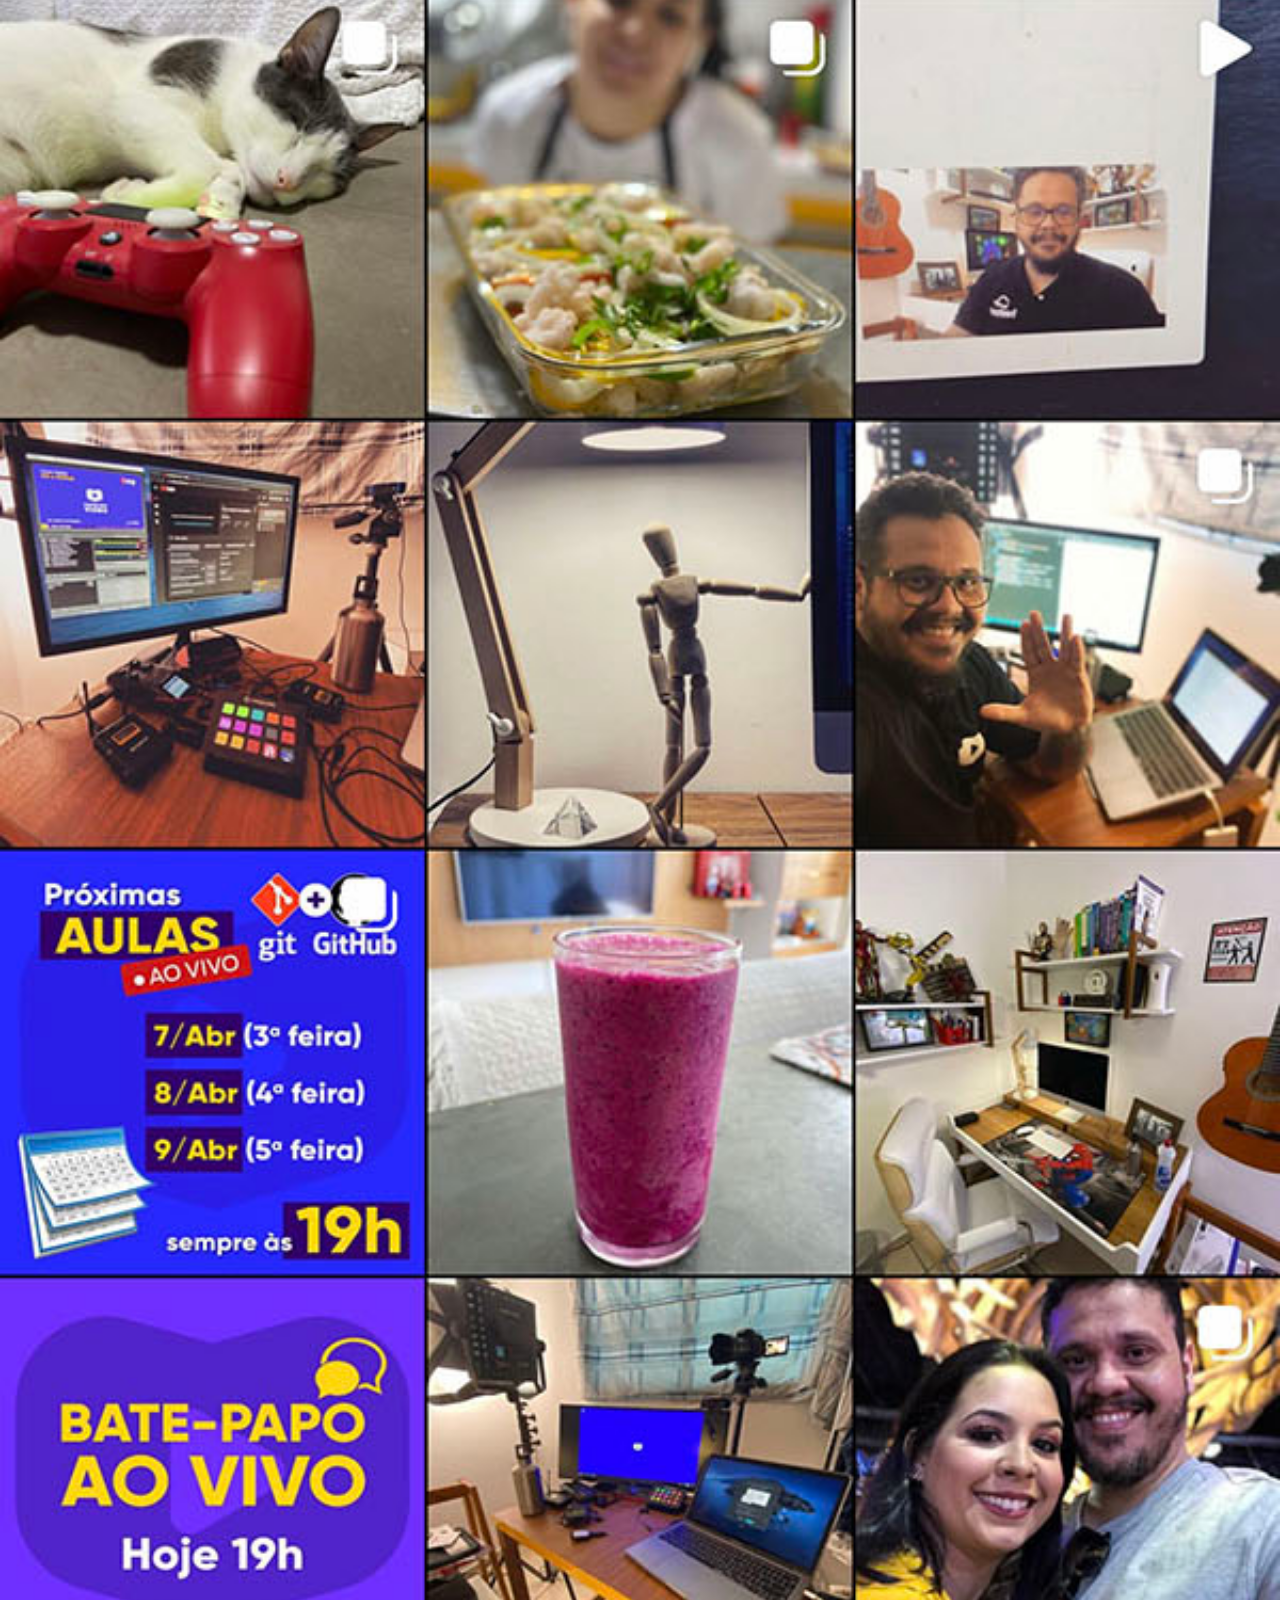
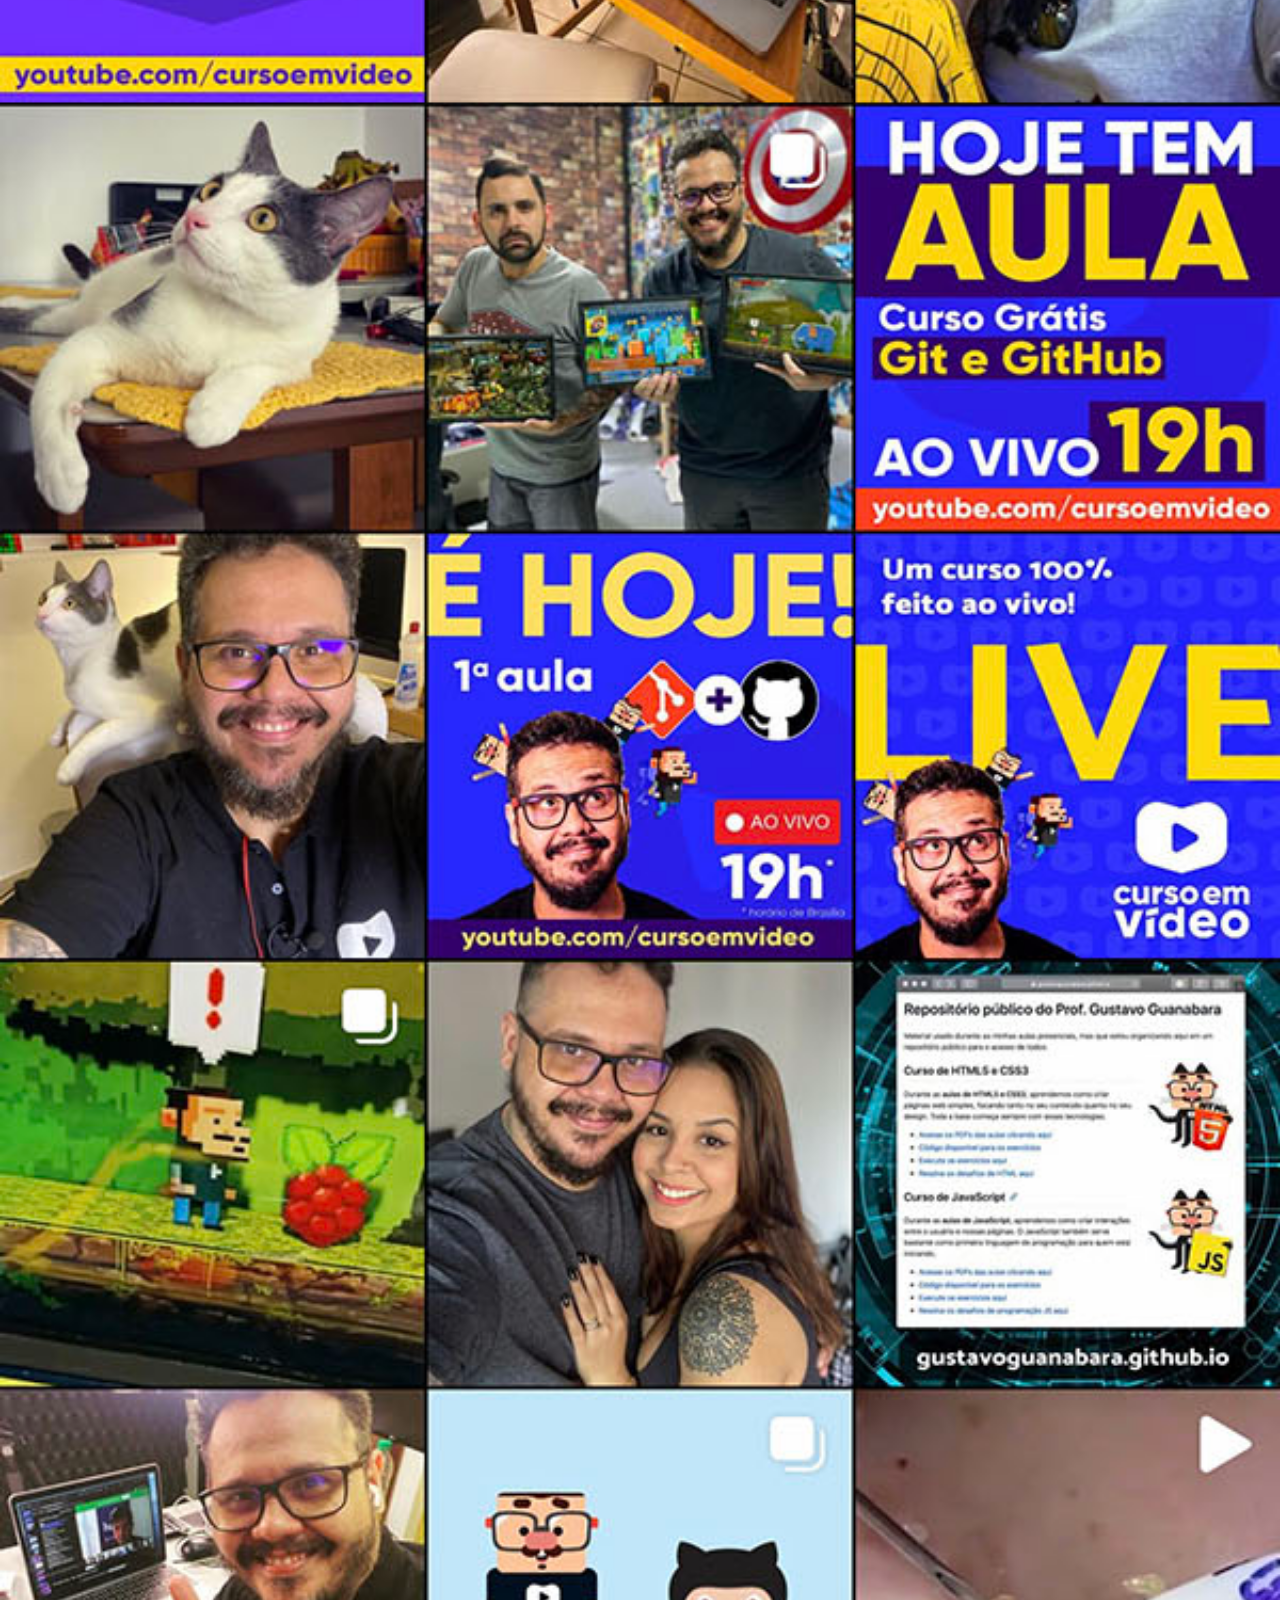
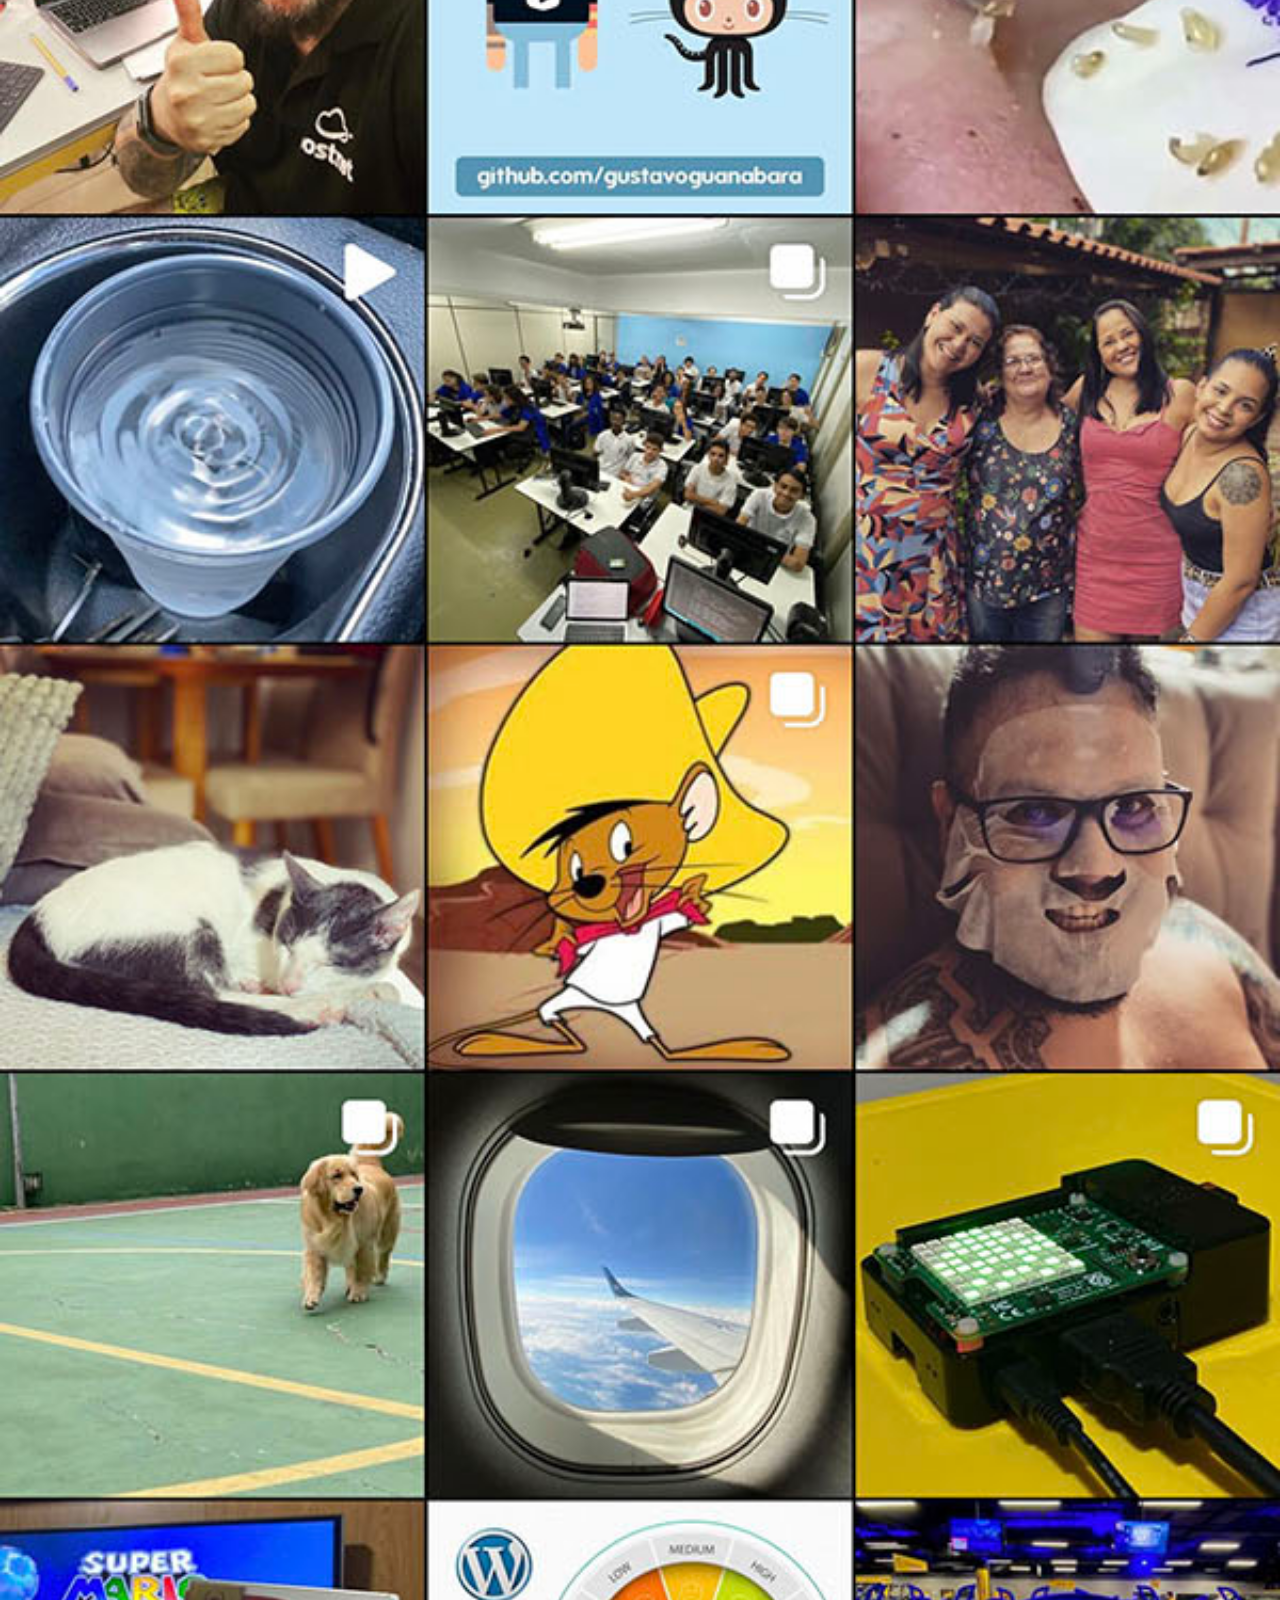
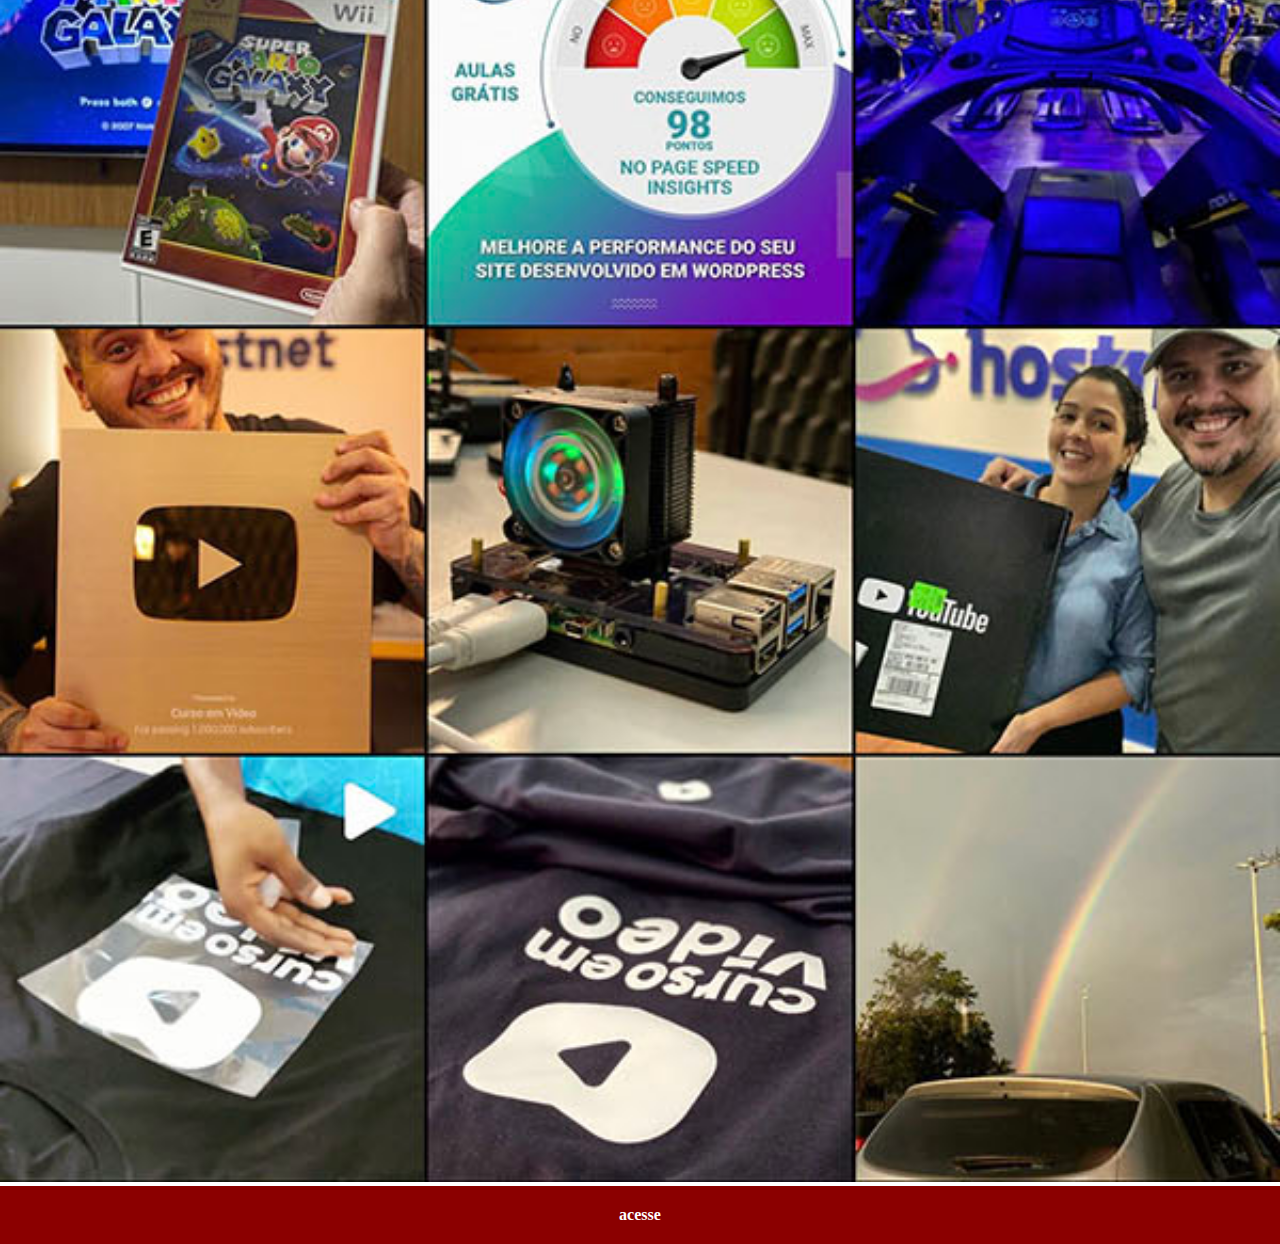
<file: intagram.html>
<!DOCTYPE html>
<html lang="pt-br">
<head>
    <meta charset="UTF-8">
    <meta name="viewport" content="width=device-width, initial-scale=1.0">
    <title>instagram</title>
    <link rel="stylesheet" href="css/social.css">
</head>
<body>
    <img src="imagens/tela-instagram.jpg" alt="instagram">
    <a href="https://www.instagram.com/cursoemvideo/">acesse</a>
</body>
</html>
</file>
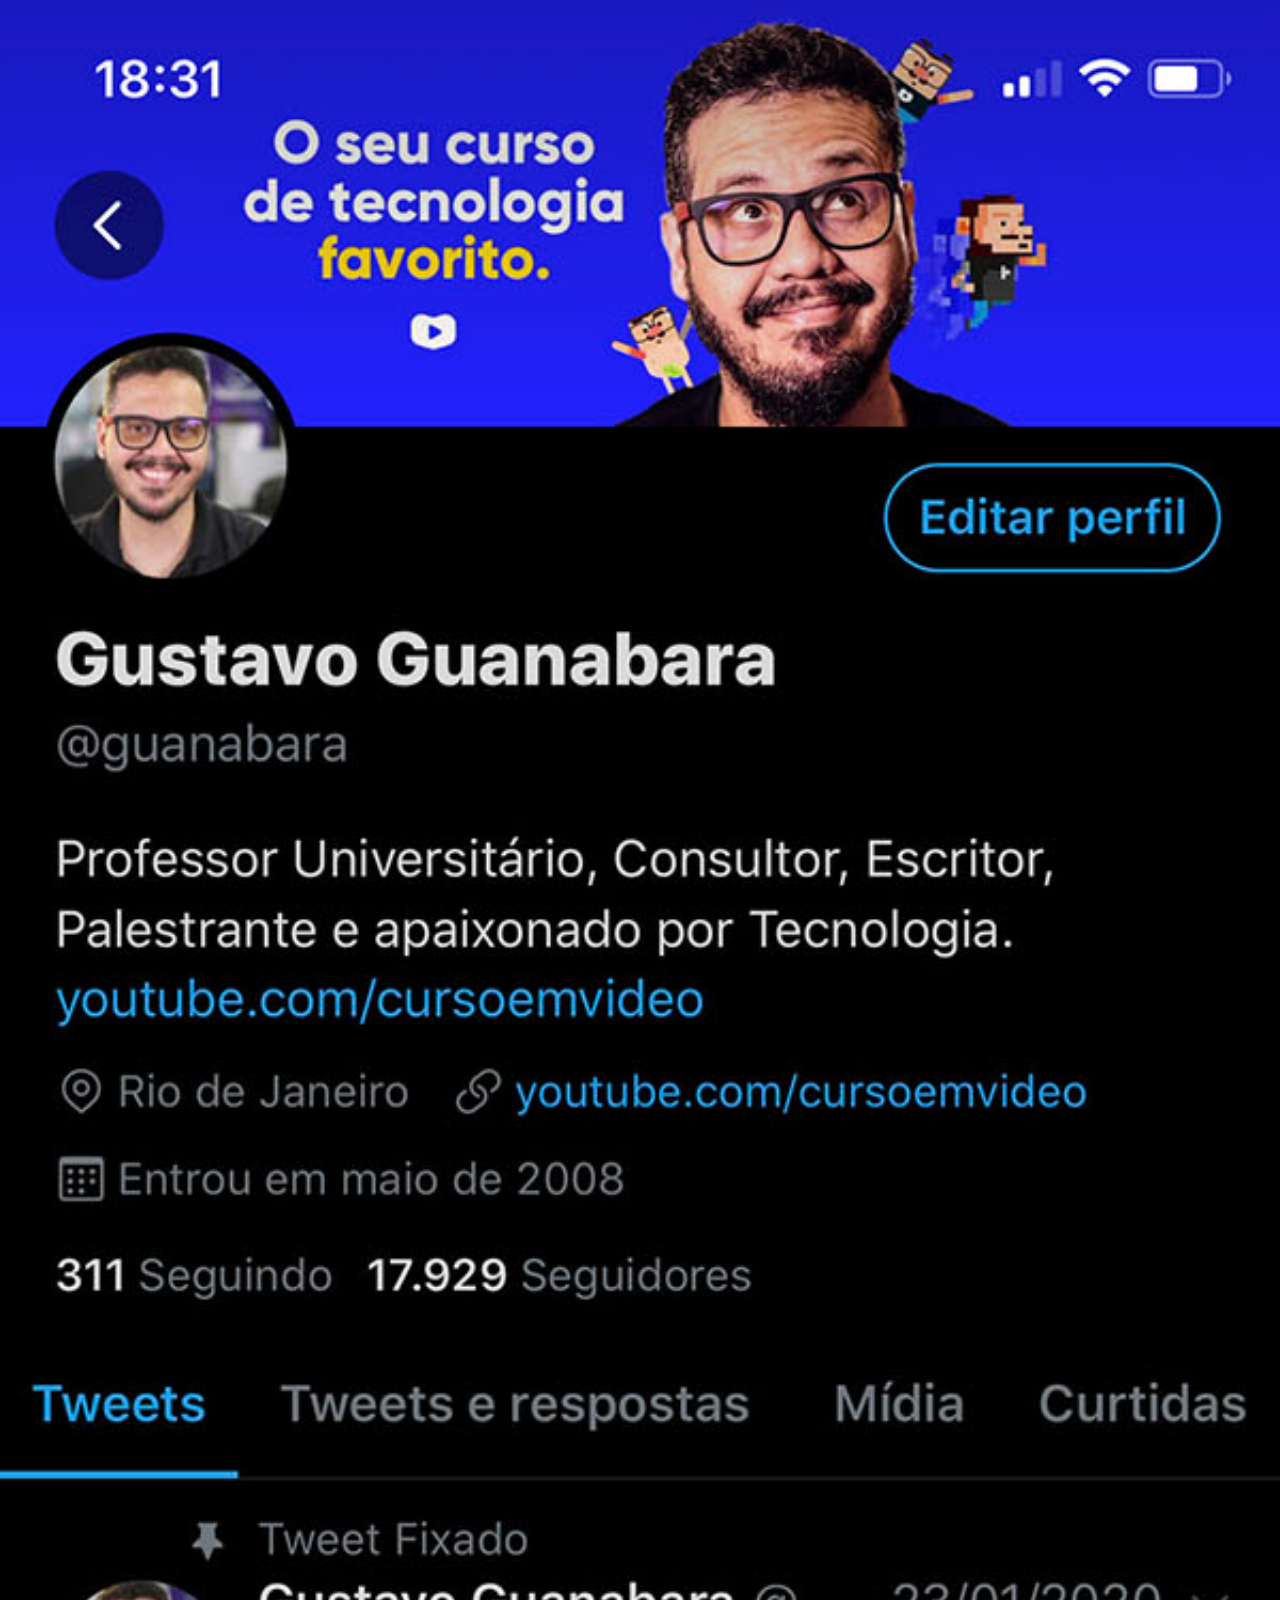
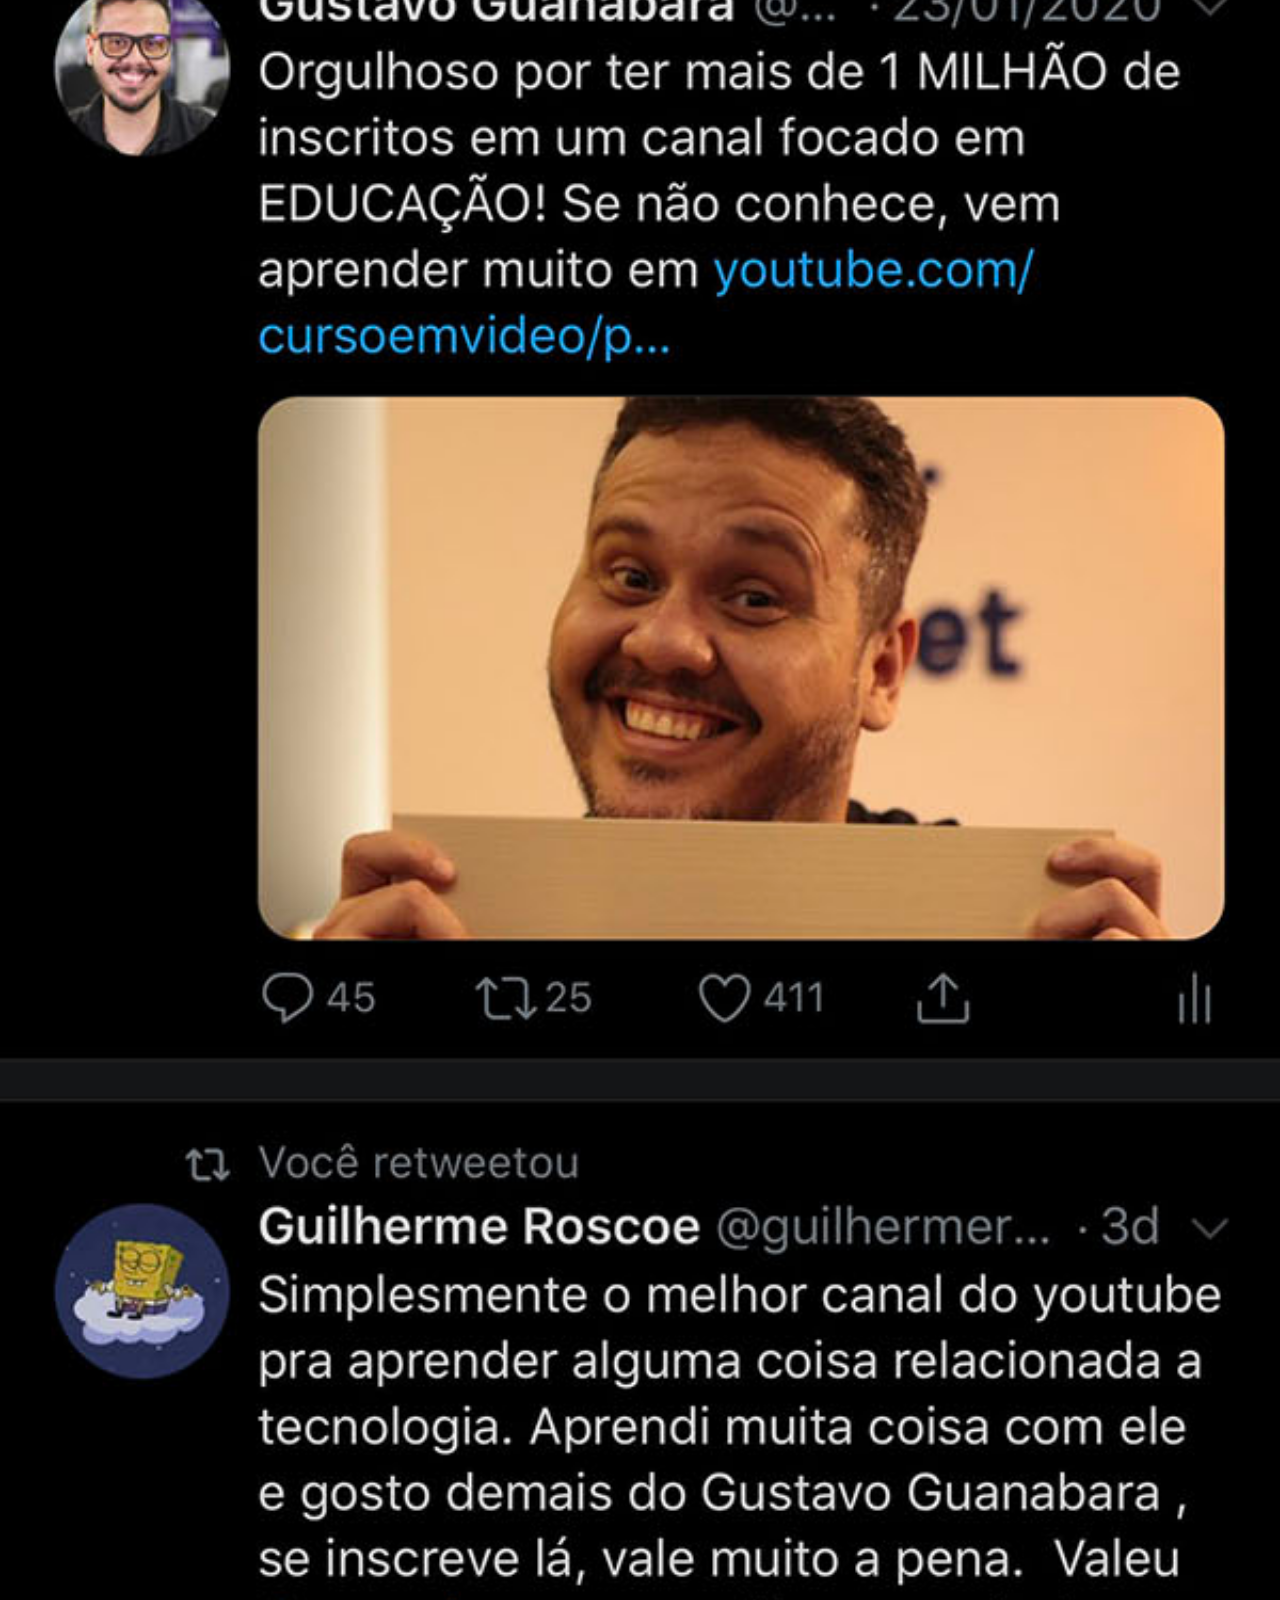
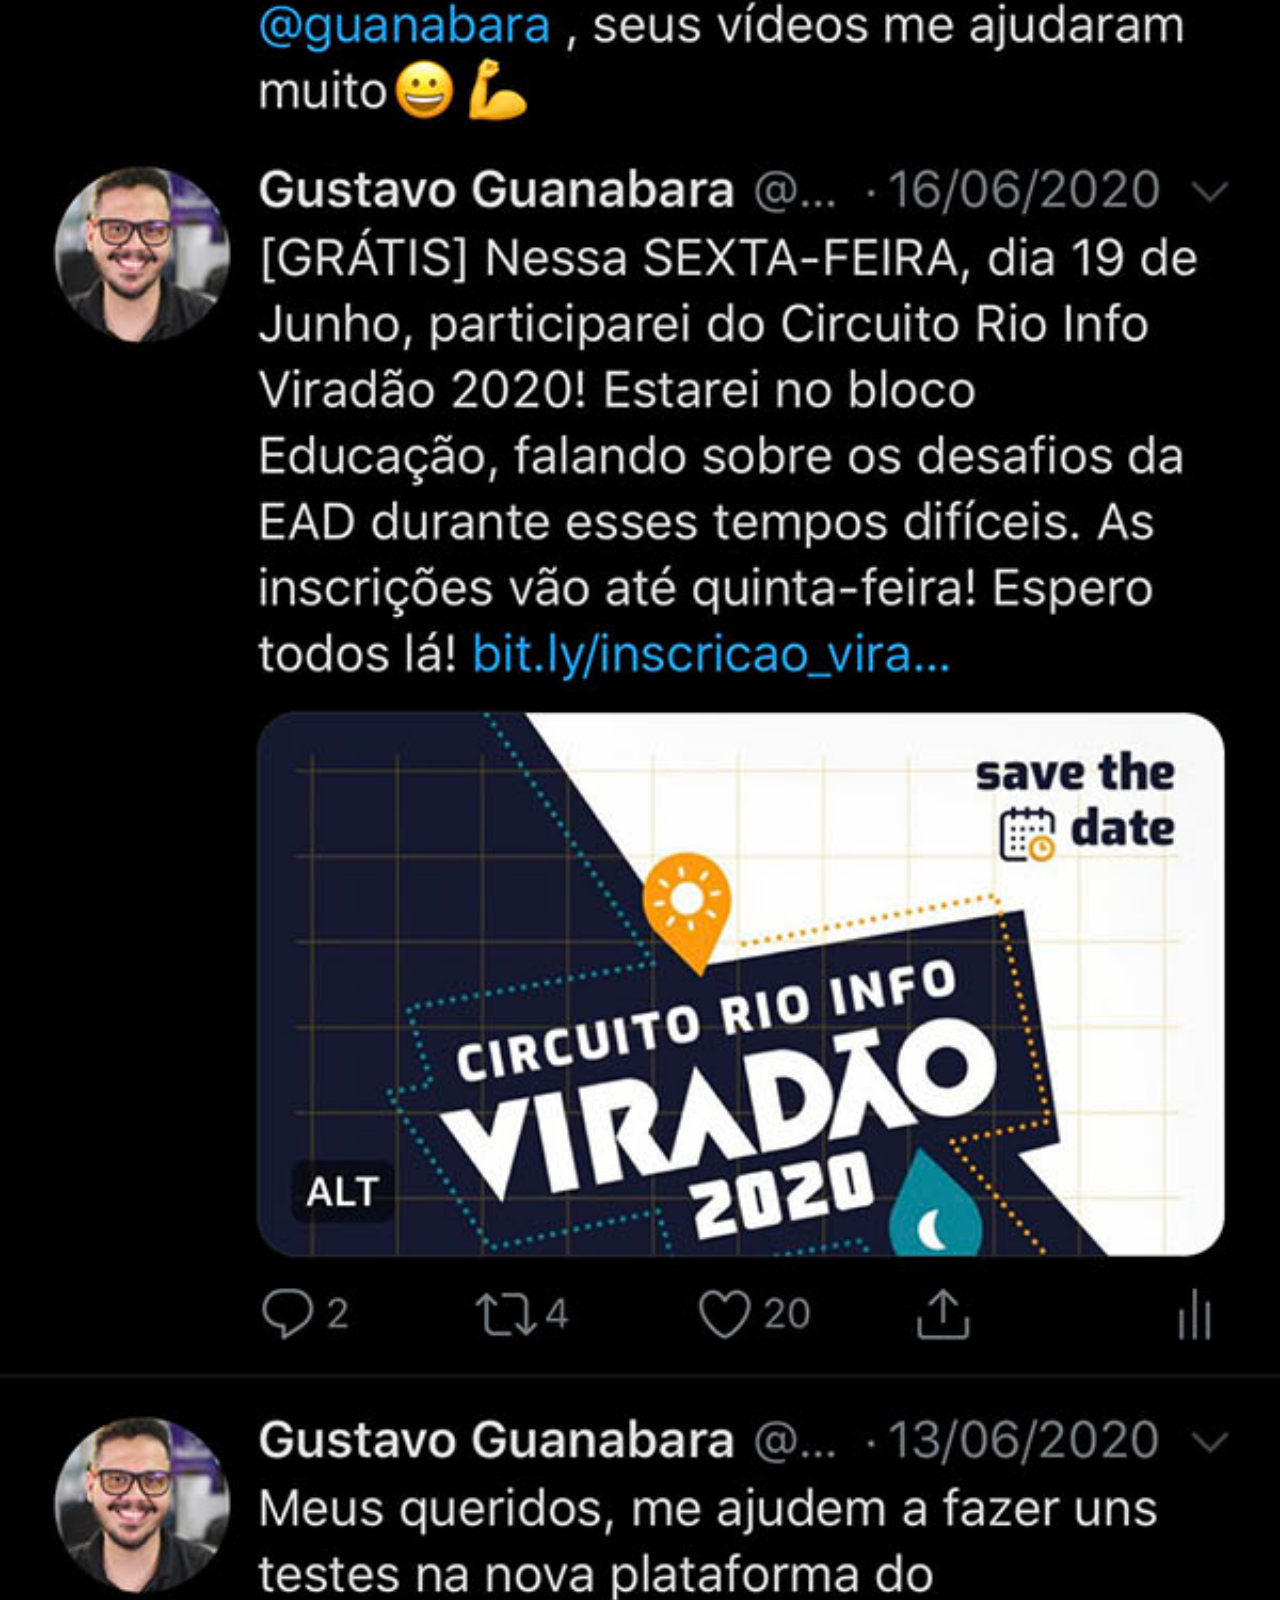
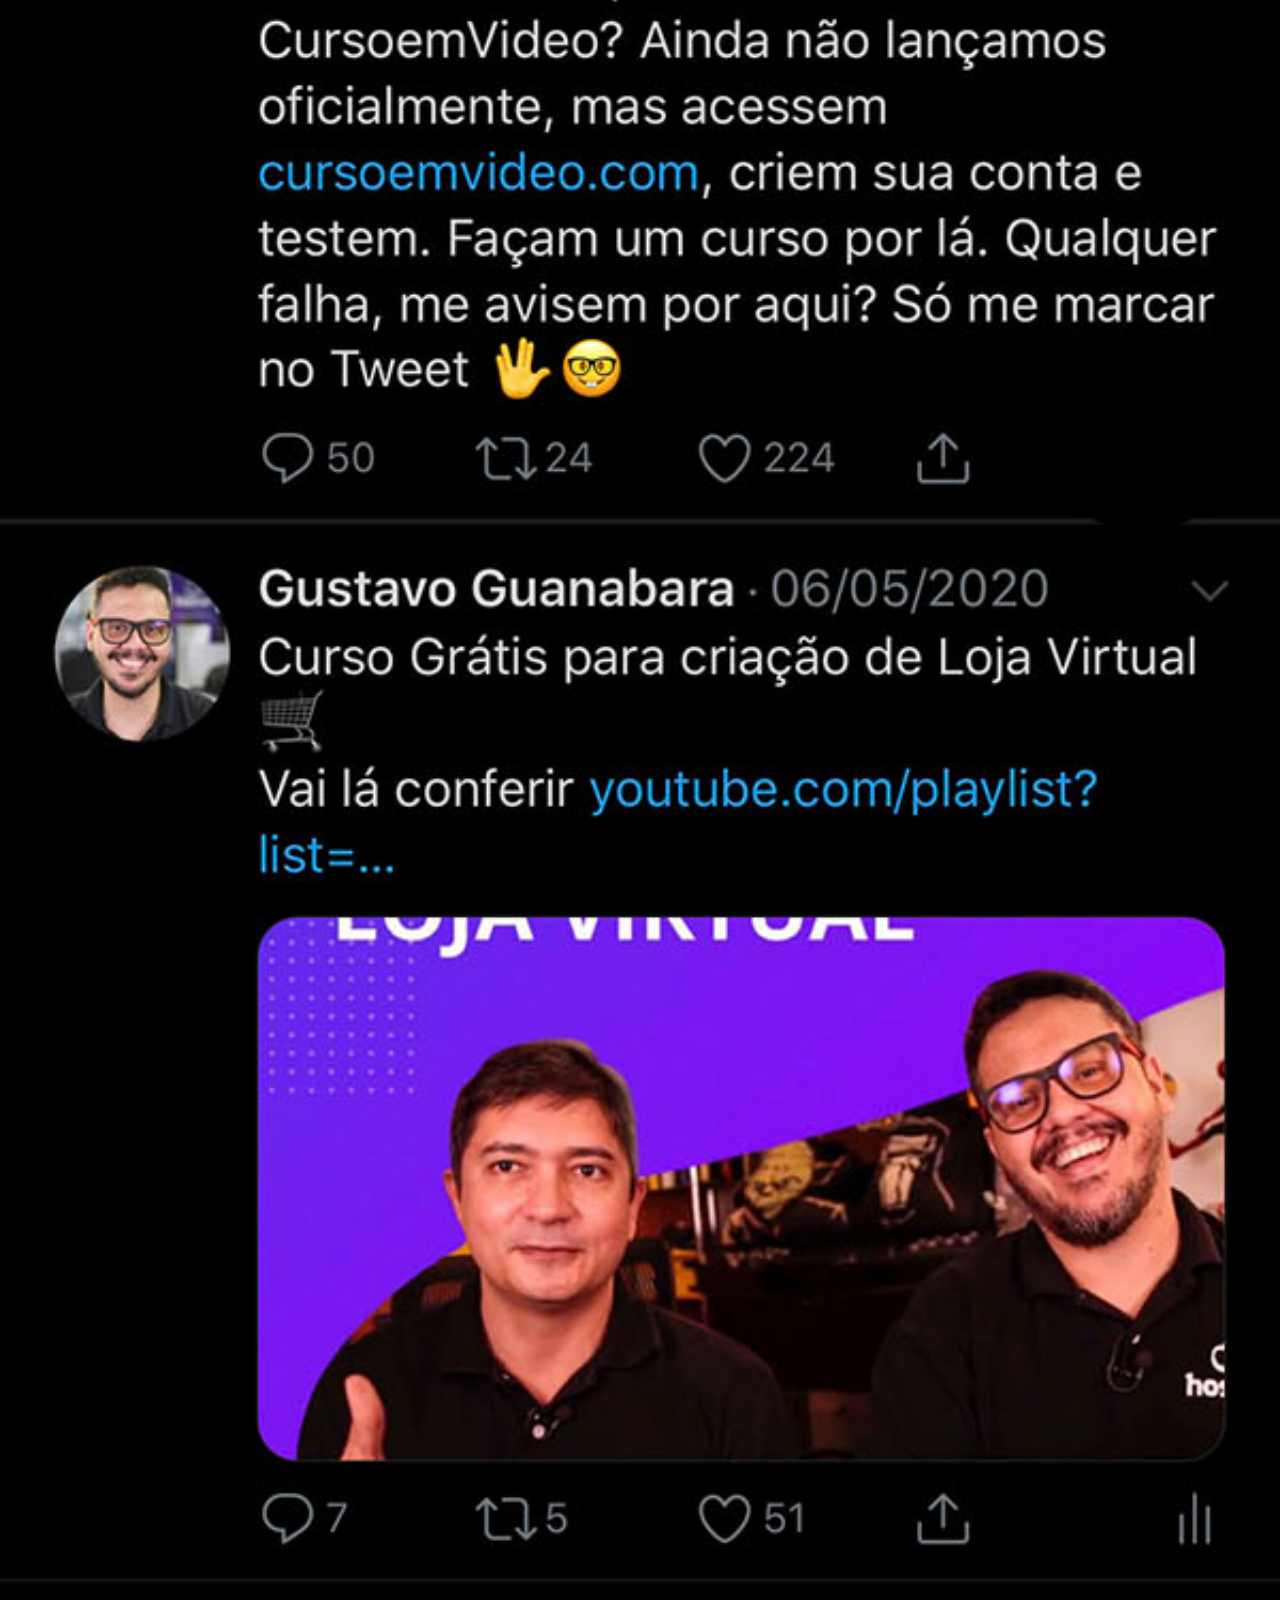
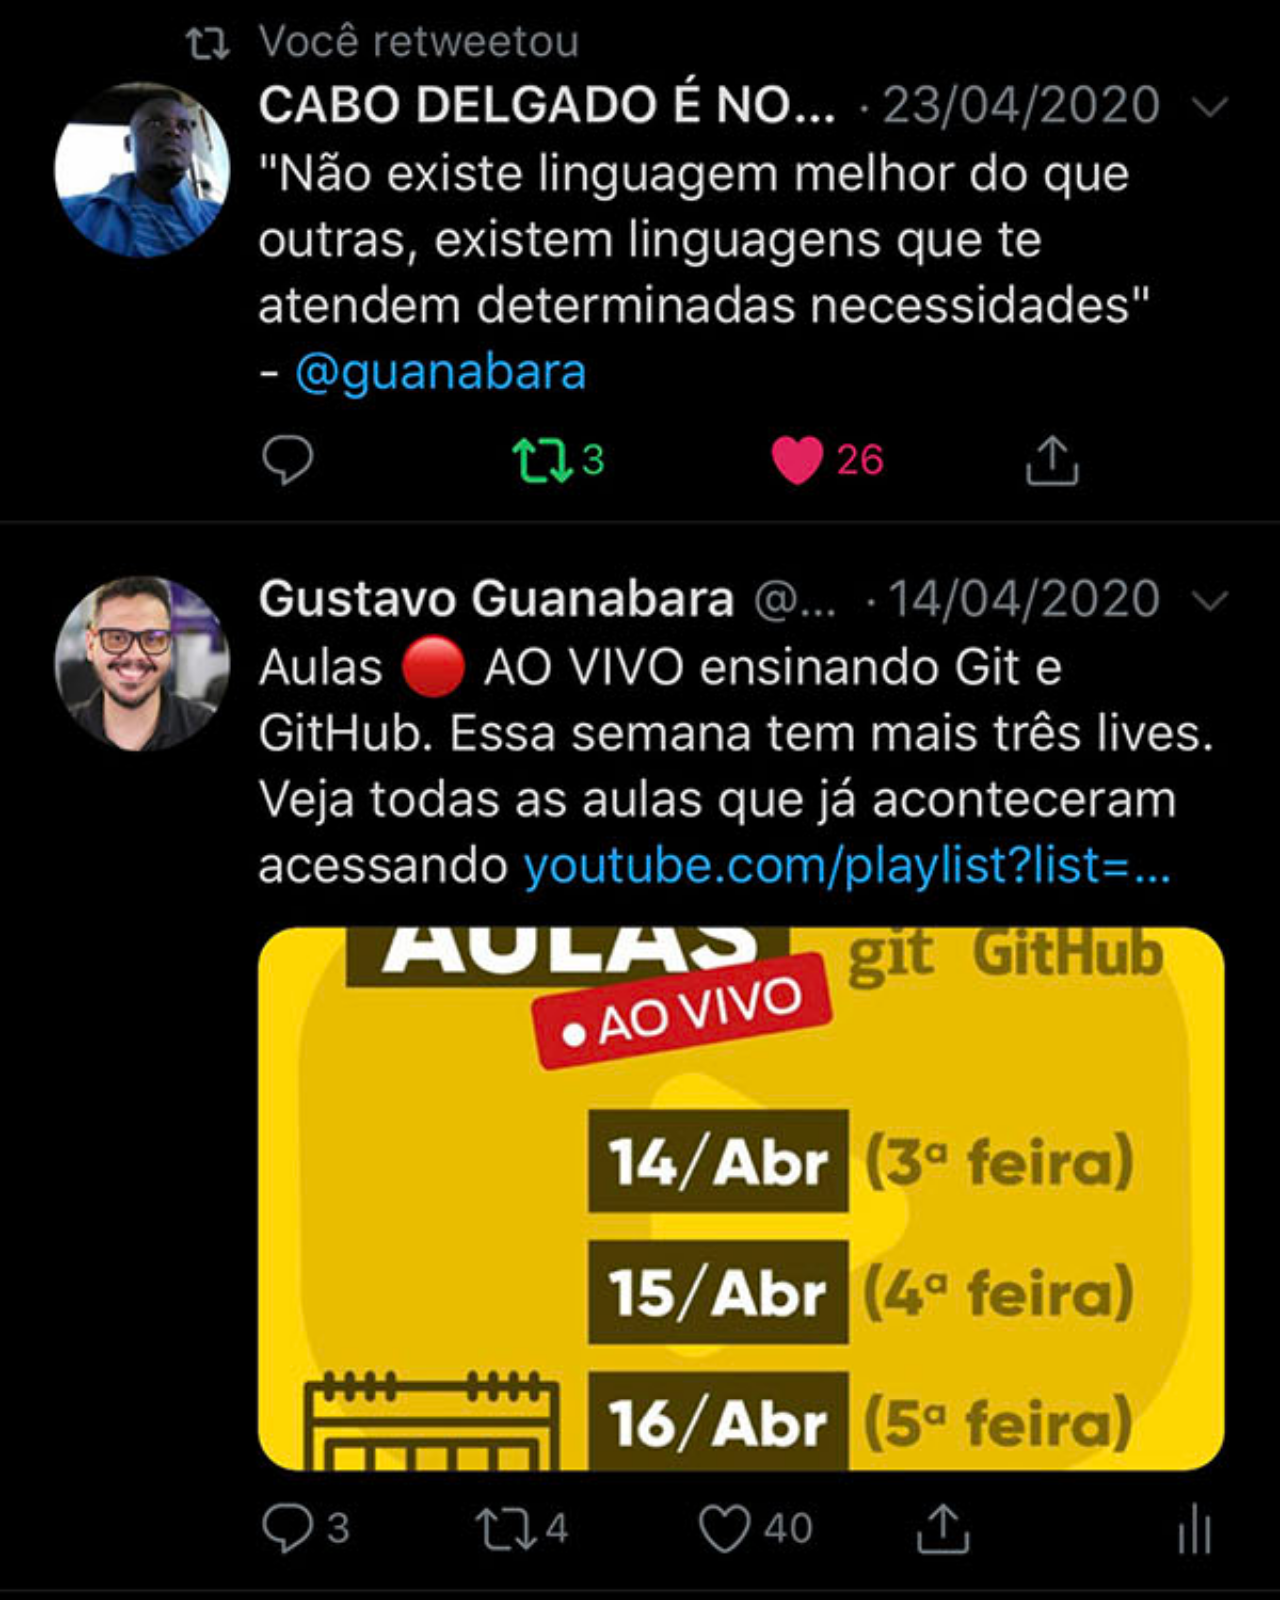
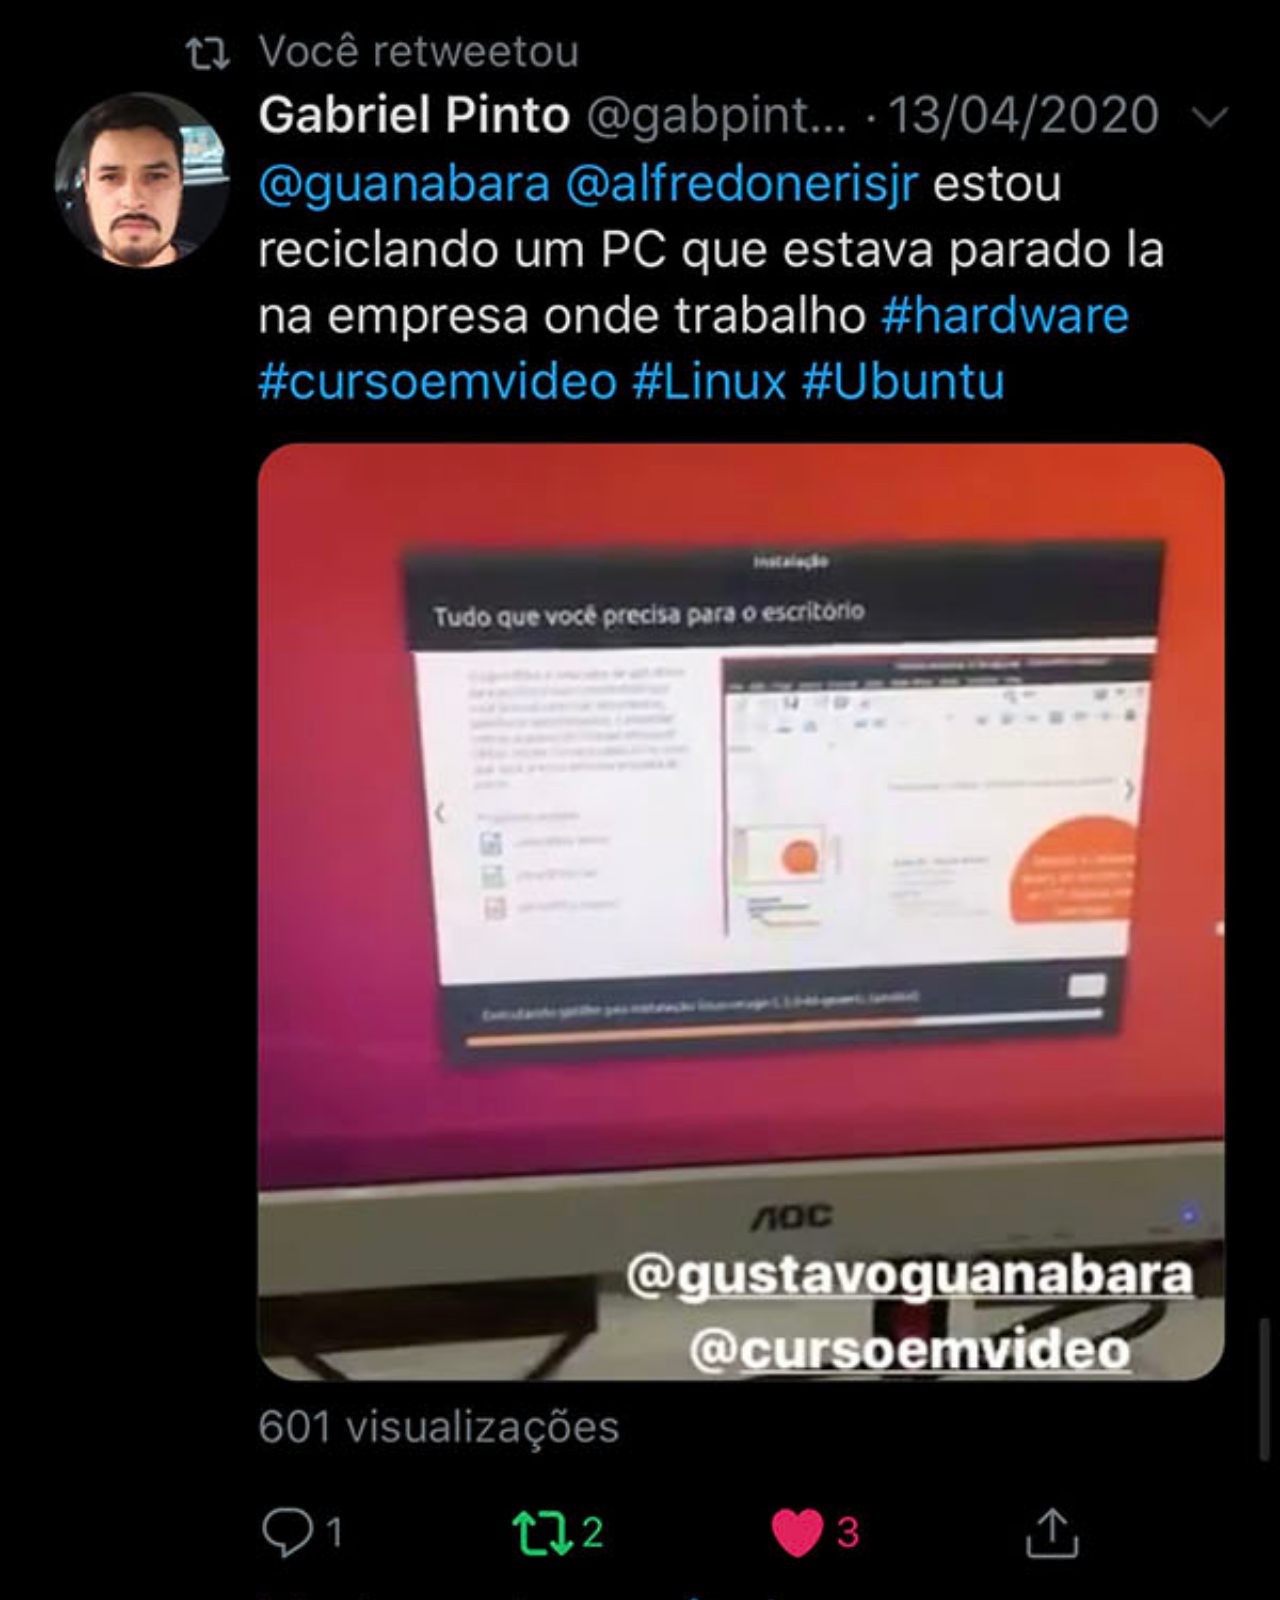
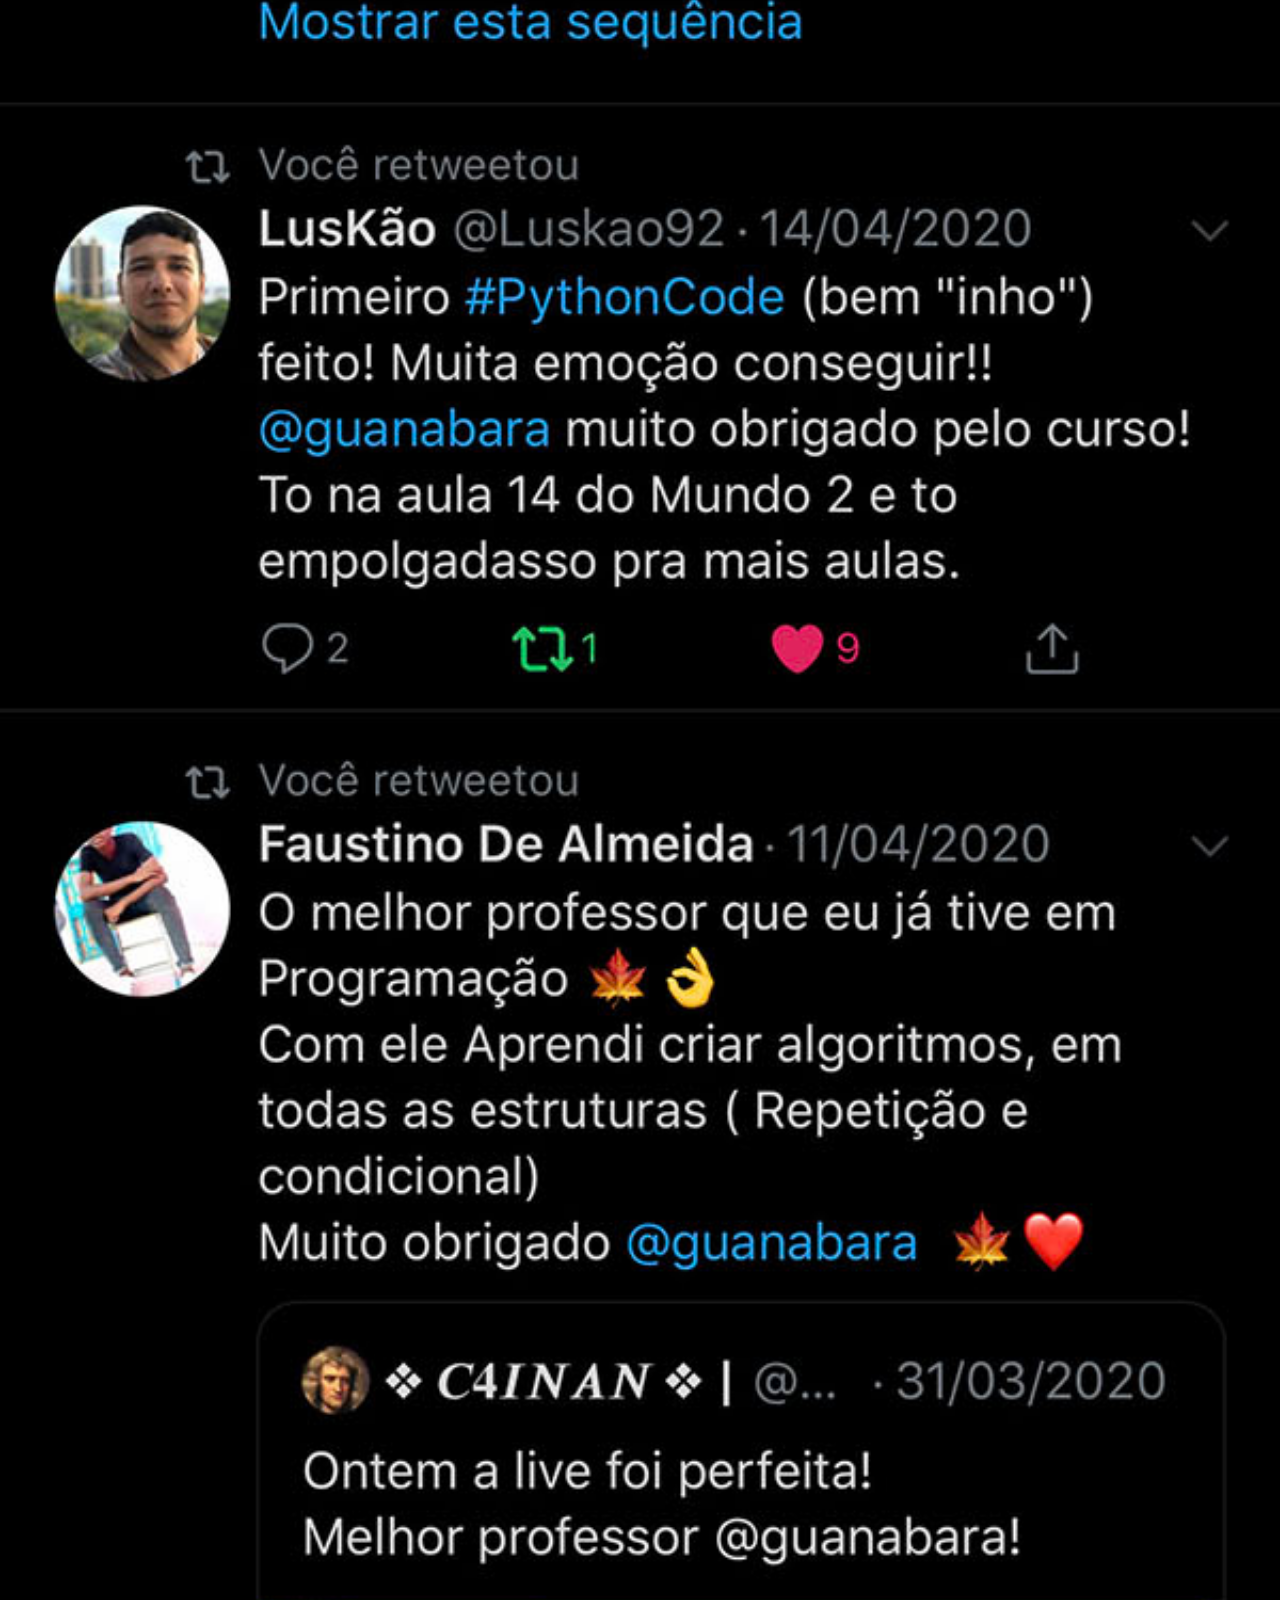
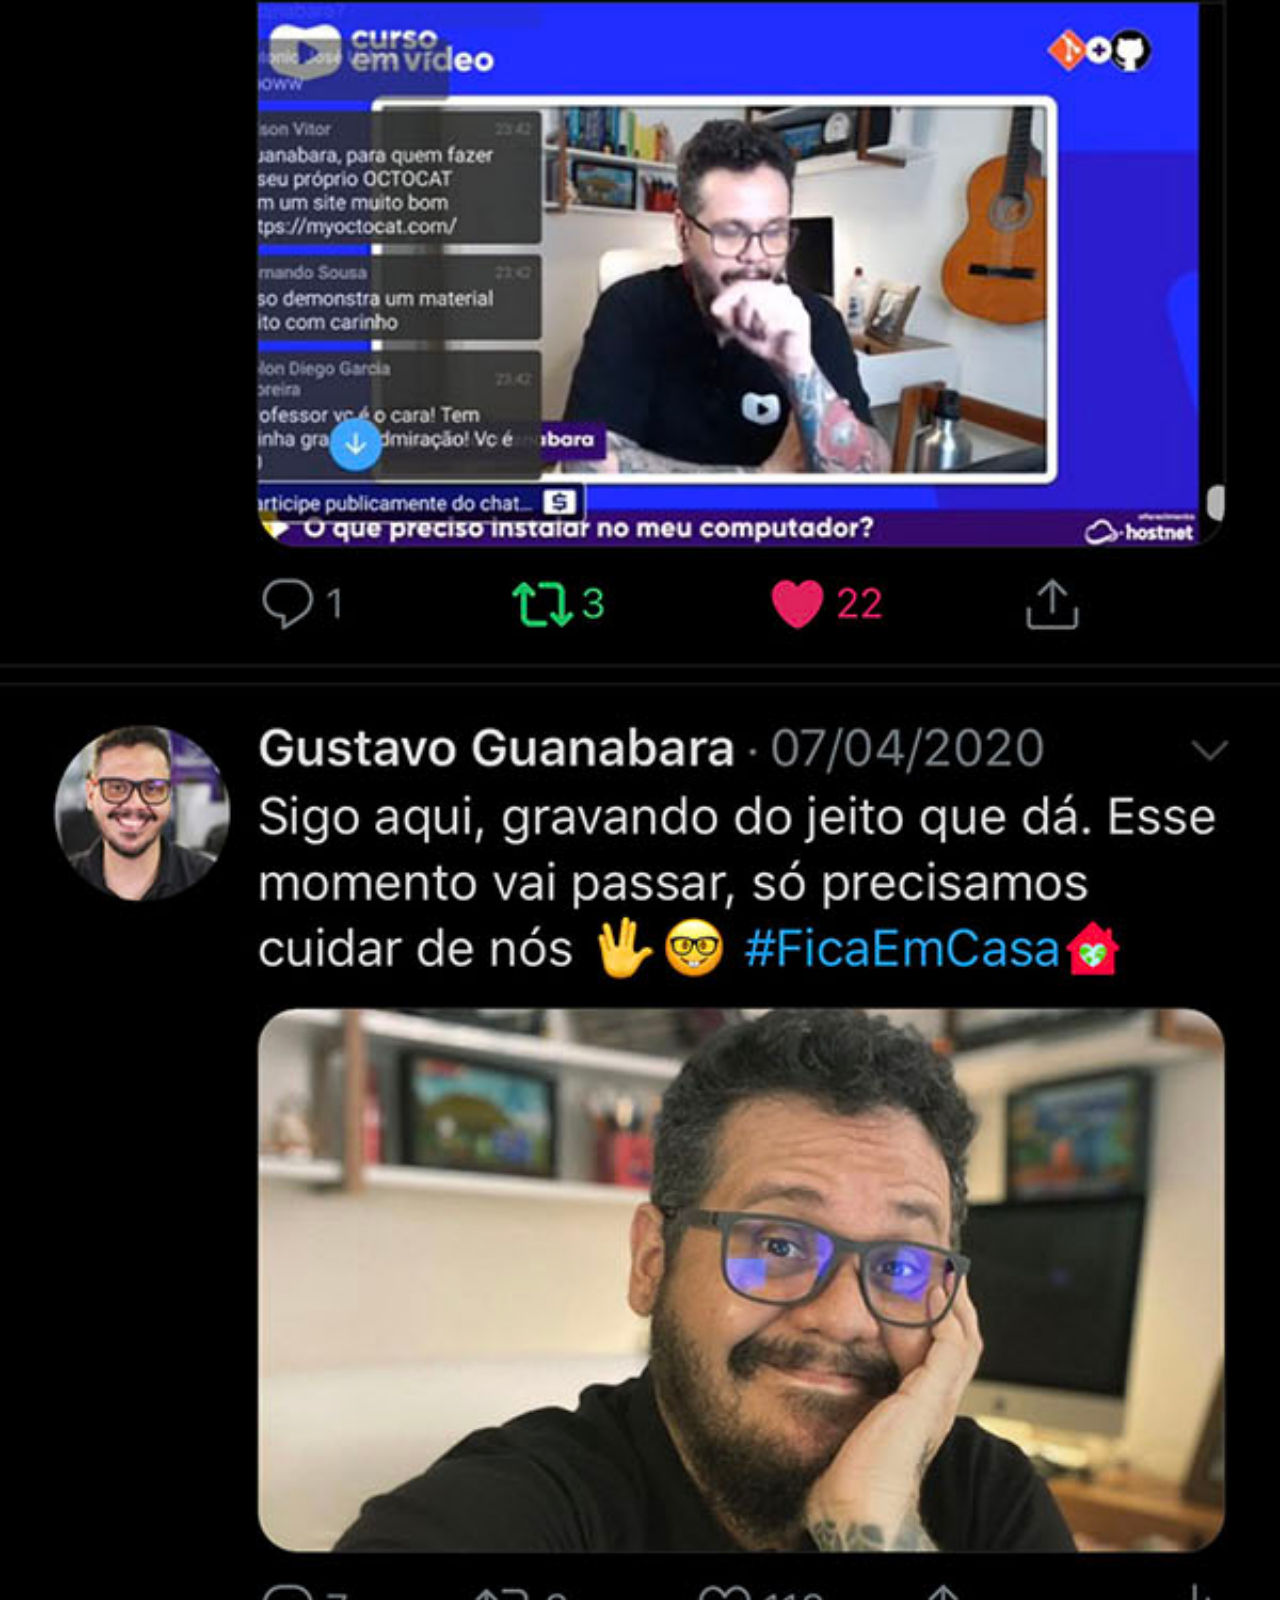
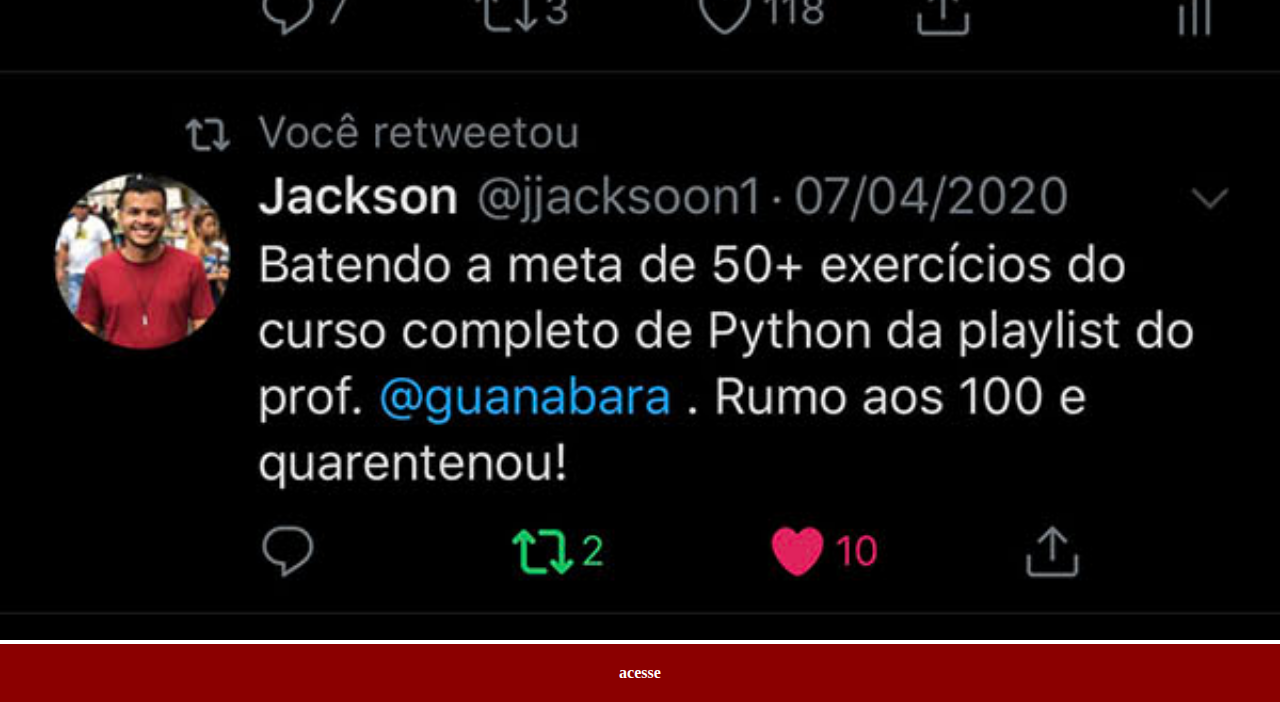
<file: twitter.html>
<!DOCTYPE html>
<html lang="pt-br">
<head>
    <meta charset="UTF-8">
    <meta name="viewport" content="width=device-width, initial-scale=1.0">
    <title>twitter</title>
    <link rel="stylesheet" href="css/social.css">
</head>
<body>
    <img src="imagens/tela-twitter.jpg" alt="twitter">
    <a href="https://twitter.com/guanabara">acesse</a>
</body>
</html>
</file>
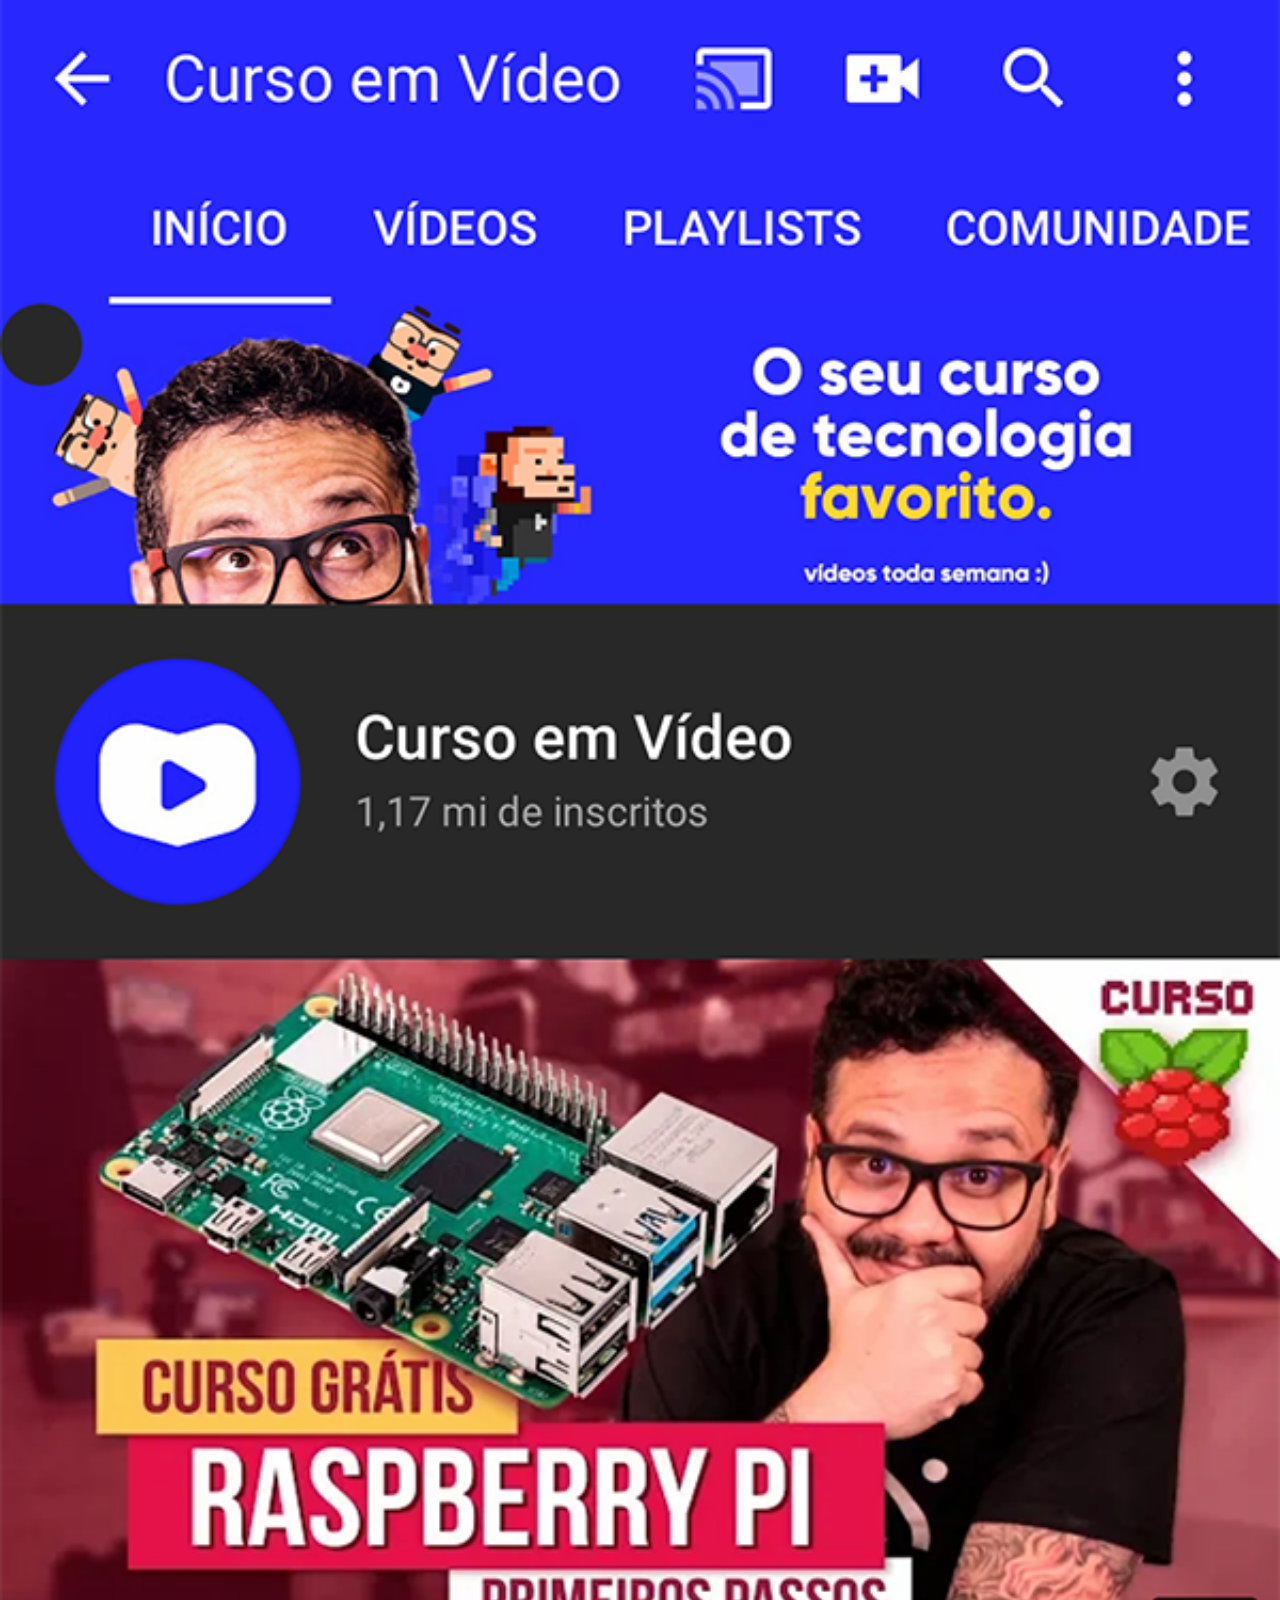
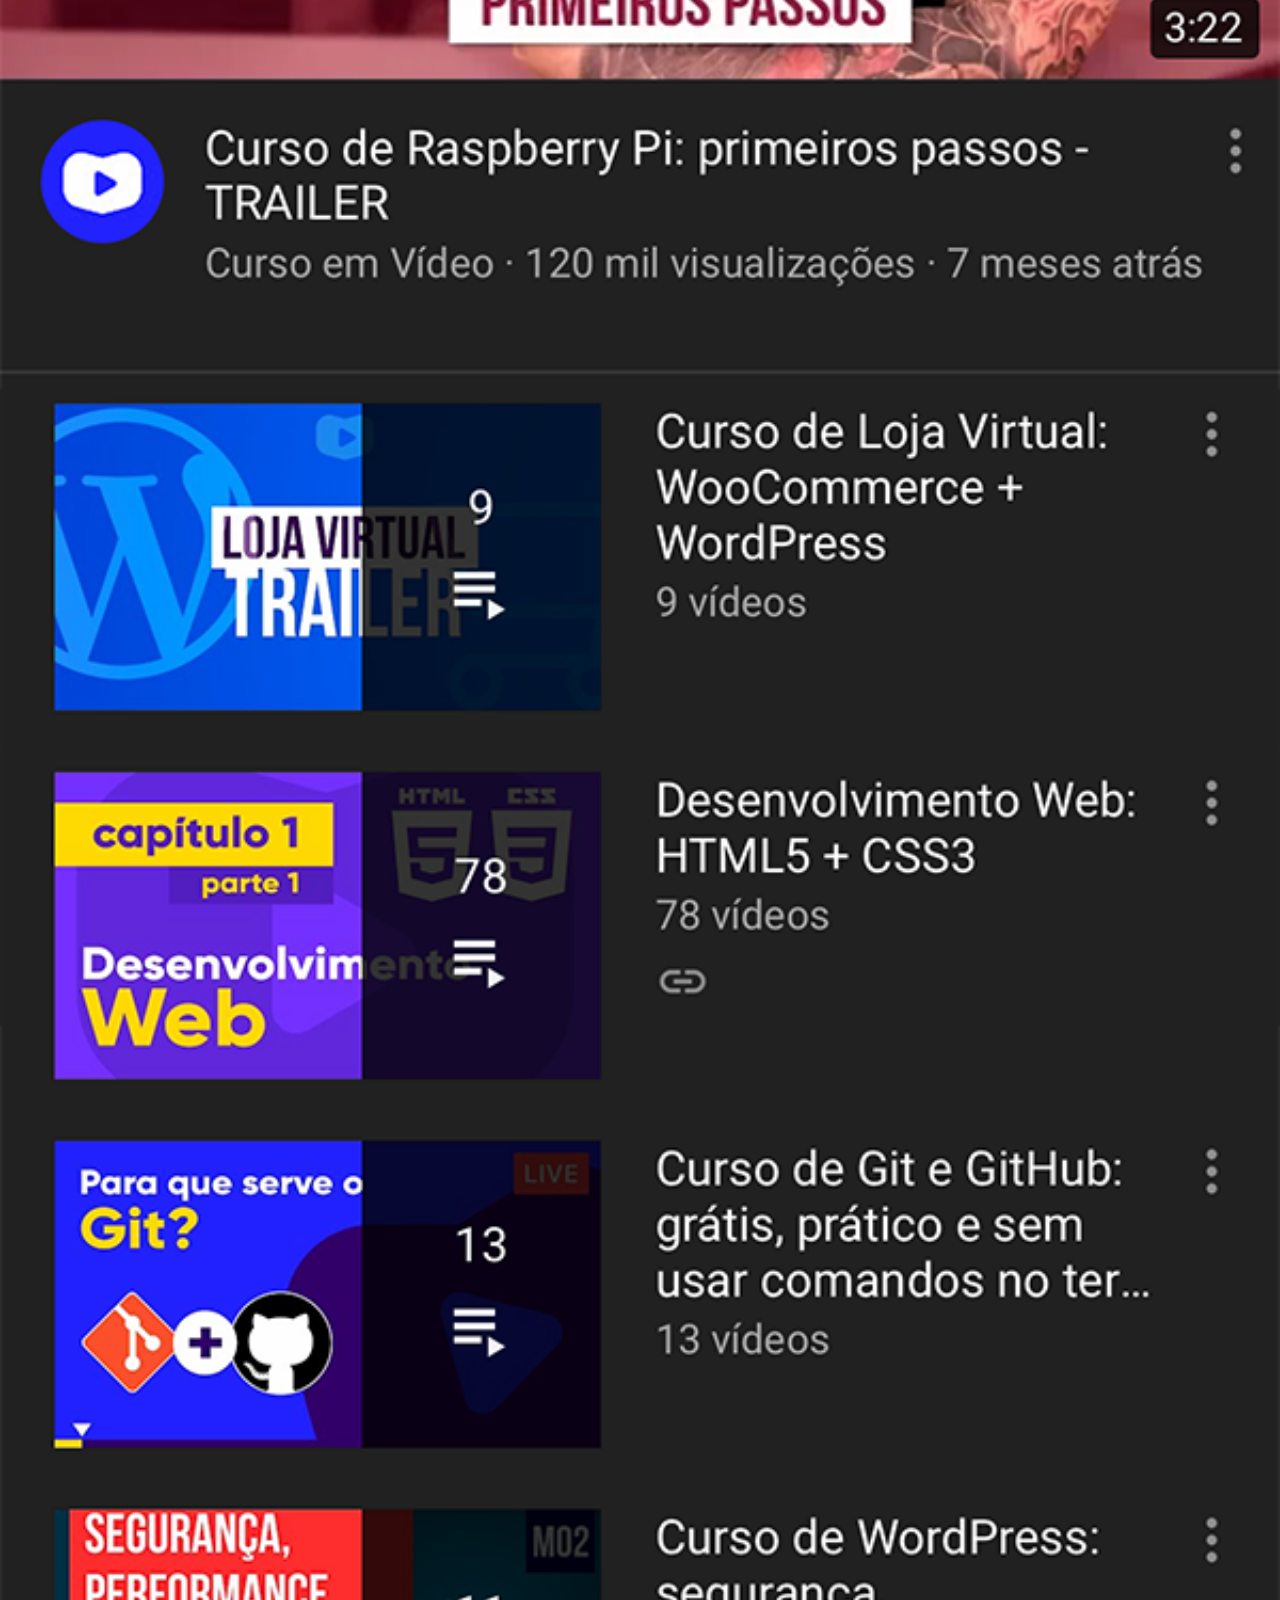
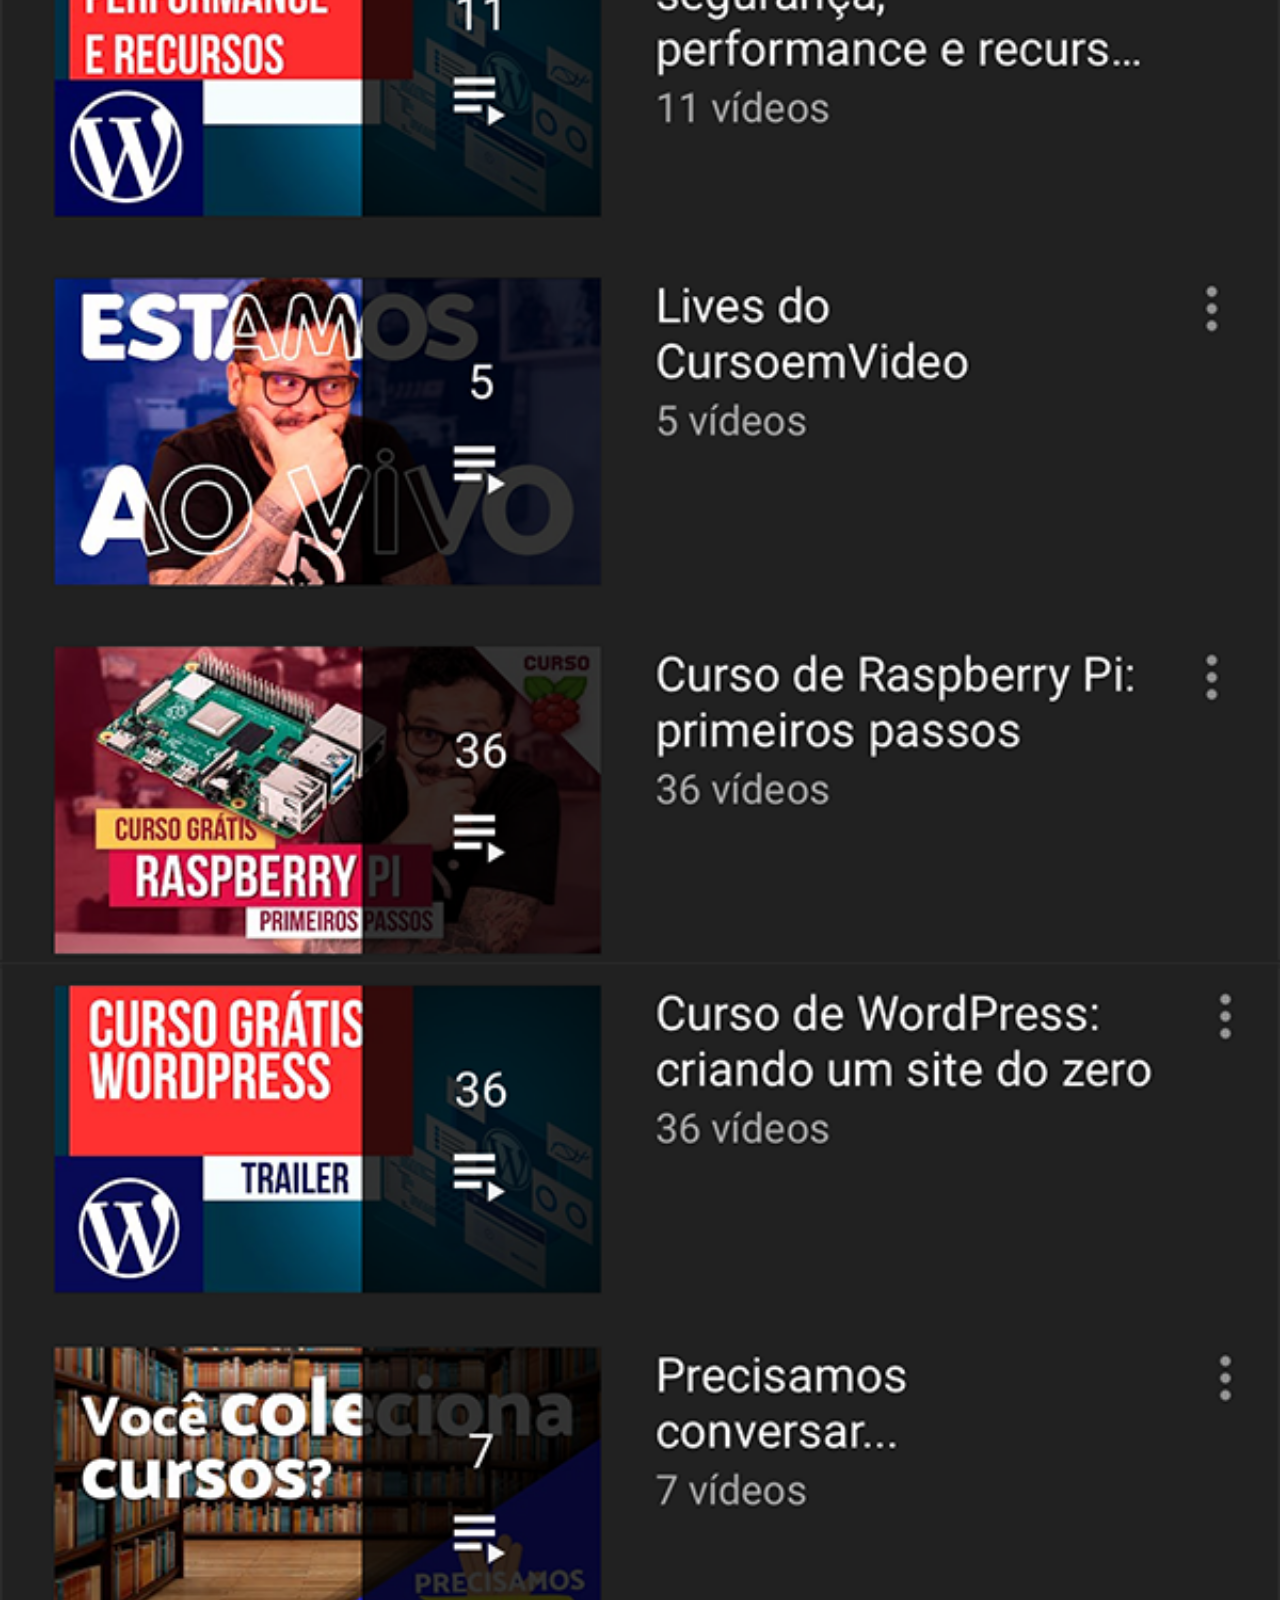
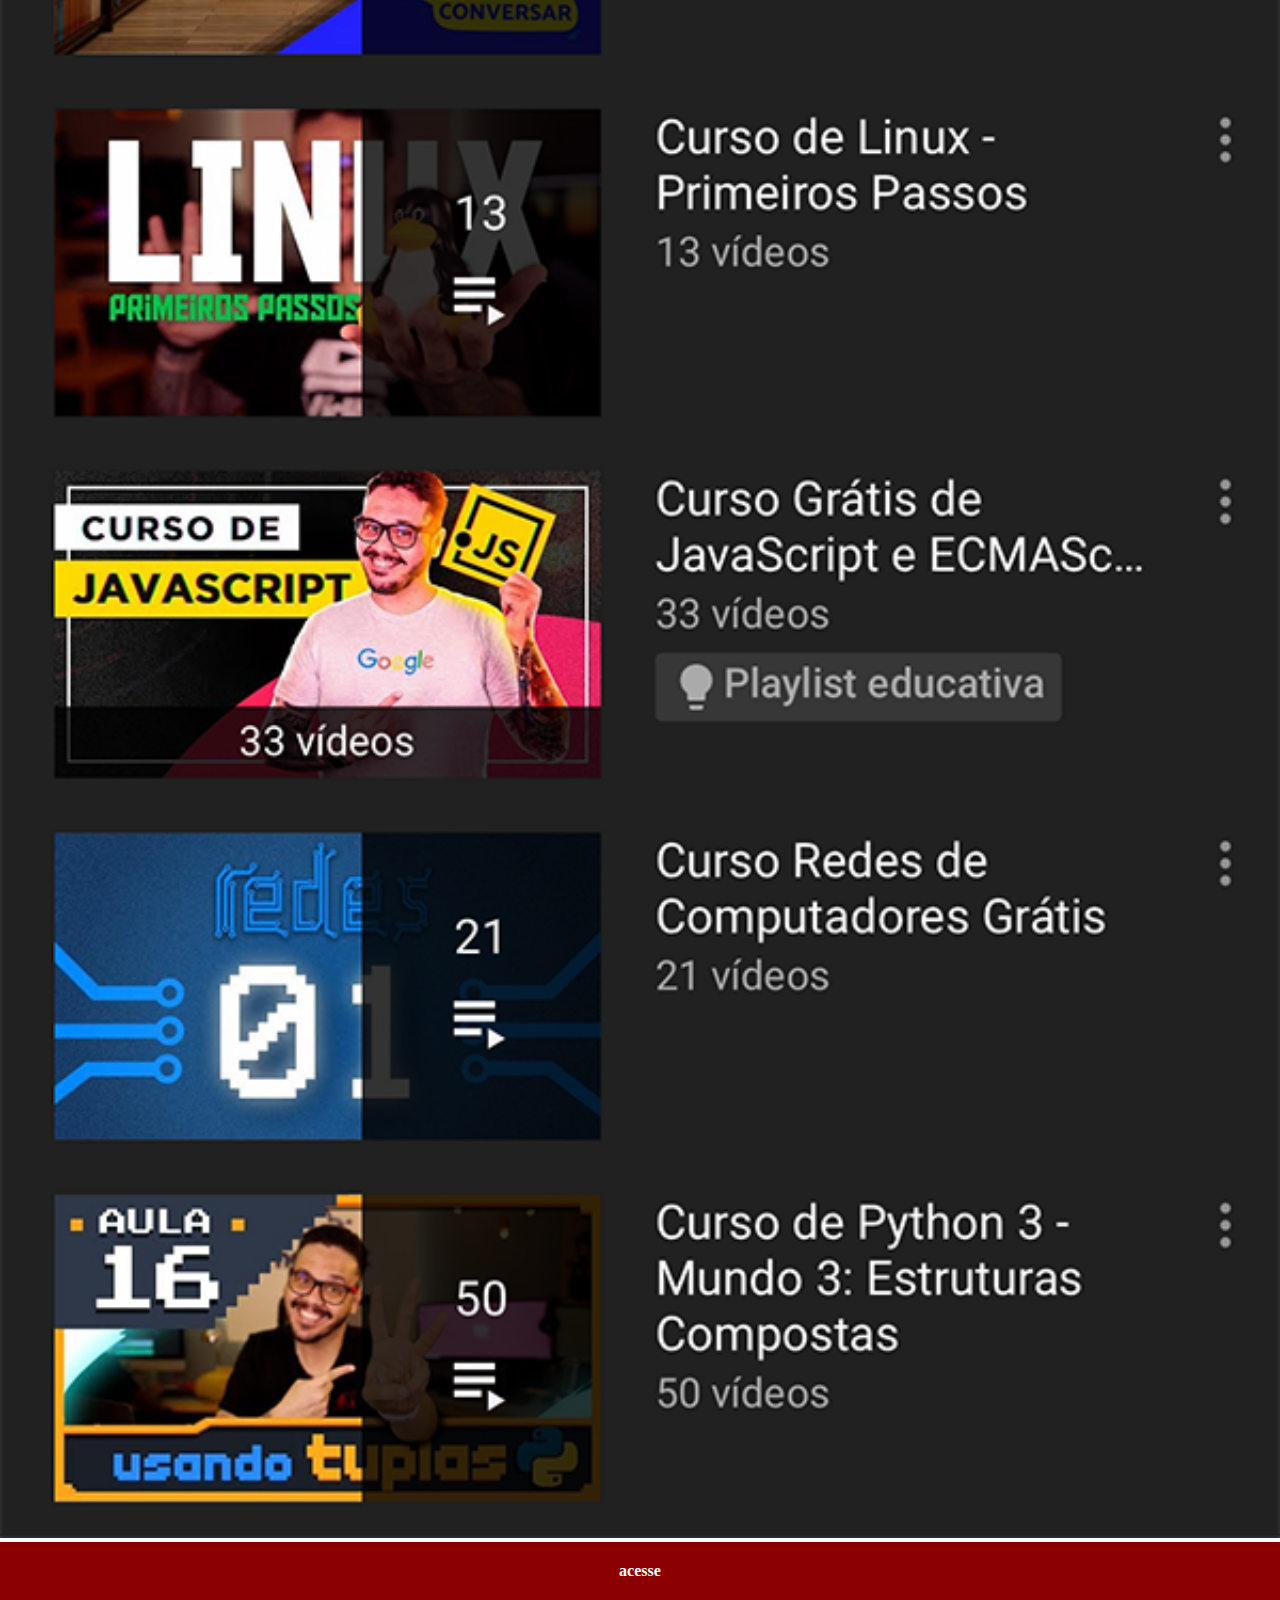
<file: youtube.html>
<!DOCTYPE html>
<html lang="pt-br">
<head>
    <meta charset="UTF-8">
    <meta name="viewport" content="width=device-width, initial-scale=1.0">
    <title>youtube</title>
    <link rel="stylesheet" href="css/social.css">
</head>
<body>
    <img src="imagens/tela-youtube.png" alt="youtube">
    <a href="https://www.youtube.com/@CursoemVideo/playlists" target="_blank">acesse</a>
</body>
</html>
</file>
<file: css/style.css>
@charset "UTF-8";

*{
   margin: 0px; 
   padding:0px;
   font-family: Arial, helvetica, sans-serif;
   box-sizing: border-box;
}
html, body{
    height: 100vh;
    width: 100vw;
    background-color:black;
}
body{
    background: url('../imagens/fundo-madeira.jpg')  no-repeat top center;
    background-size: cover;
    background-attachment: fixed;
}
main{
    position:relative;
    height: 100vh;
}

#telefone{
    position: absolute;
    top:50%;
    left:50%;
    transform: translate(-50%, -50%);
    width: 200px;
    height: 400px;
    background: url('../imagens/frame-iphone.png') no-repeat;
}

#tela{
    position: relative;
    top:51px;
    left:15px;
    width:168px ;
    height: 296px;
}

#redes-sociais .image{
    display: block;
    width:50px;
    margin:10px;
    border-radius: 50%;
    box-shadow: 2px 2px 5px rgba(0,0,0, 0.400);
    box-sizing: border-box;
}
@media (max-width:420px){
    #redes-sociais .image{
    display: inline;
    width:40px;
    margin:5px;
    border-radius: 50%;
    box-shadow: 2px 2px 5px rgba(0,0,0, 0.400);
    box-sizing: border-box;
    }
}

#redes-sociais img:hover{
    border:2px solid rgba(255, 255, 255, 0.559);
    transform: translate(-3px, -3px);
    box-shadow: 5px 5px 10px rgba(0, 0, 0, 0.635);
    transition: .5s, border 1s;
}
</file>
<file: css/social.css>
@charset "utf-8";
*{
    margin:0;
    padding: 0;
}
::-webkit-scrollbar{
    width: 0;
    height: 0;
}
img{
    width: 100vw;
}
a{
    display: block;
    background-color: darkred;
    color:white;
    padding: 20px;
    text-align: center;
    font-weight: bolder;
    text-decoration: none;
}
a:hover{
    background-color: red;
}
</file>
